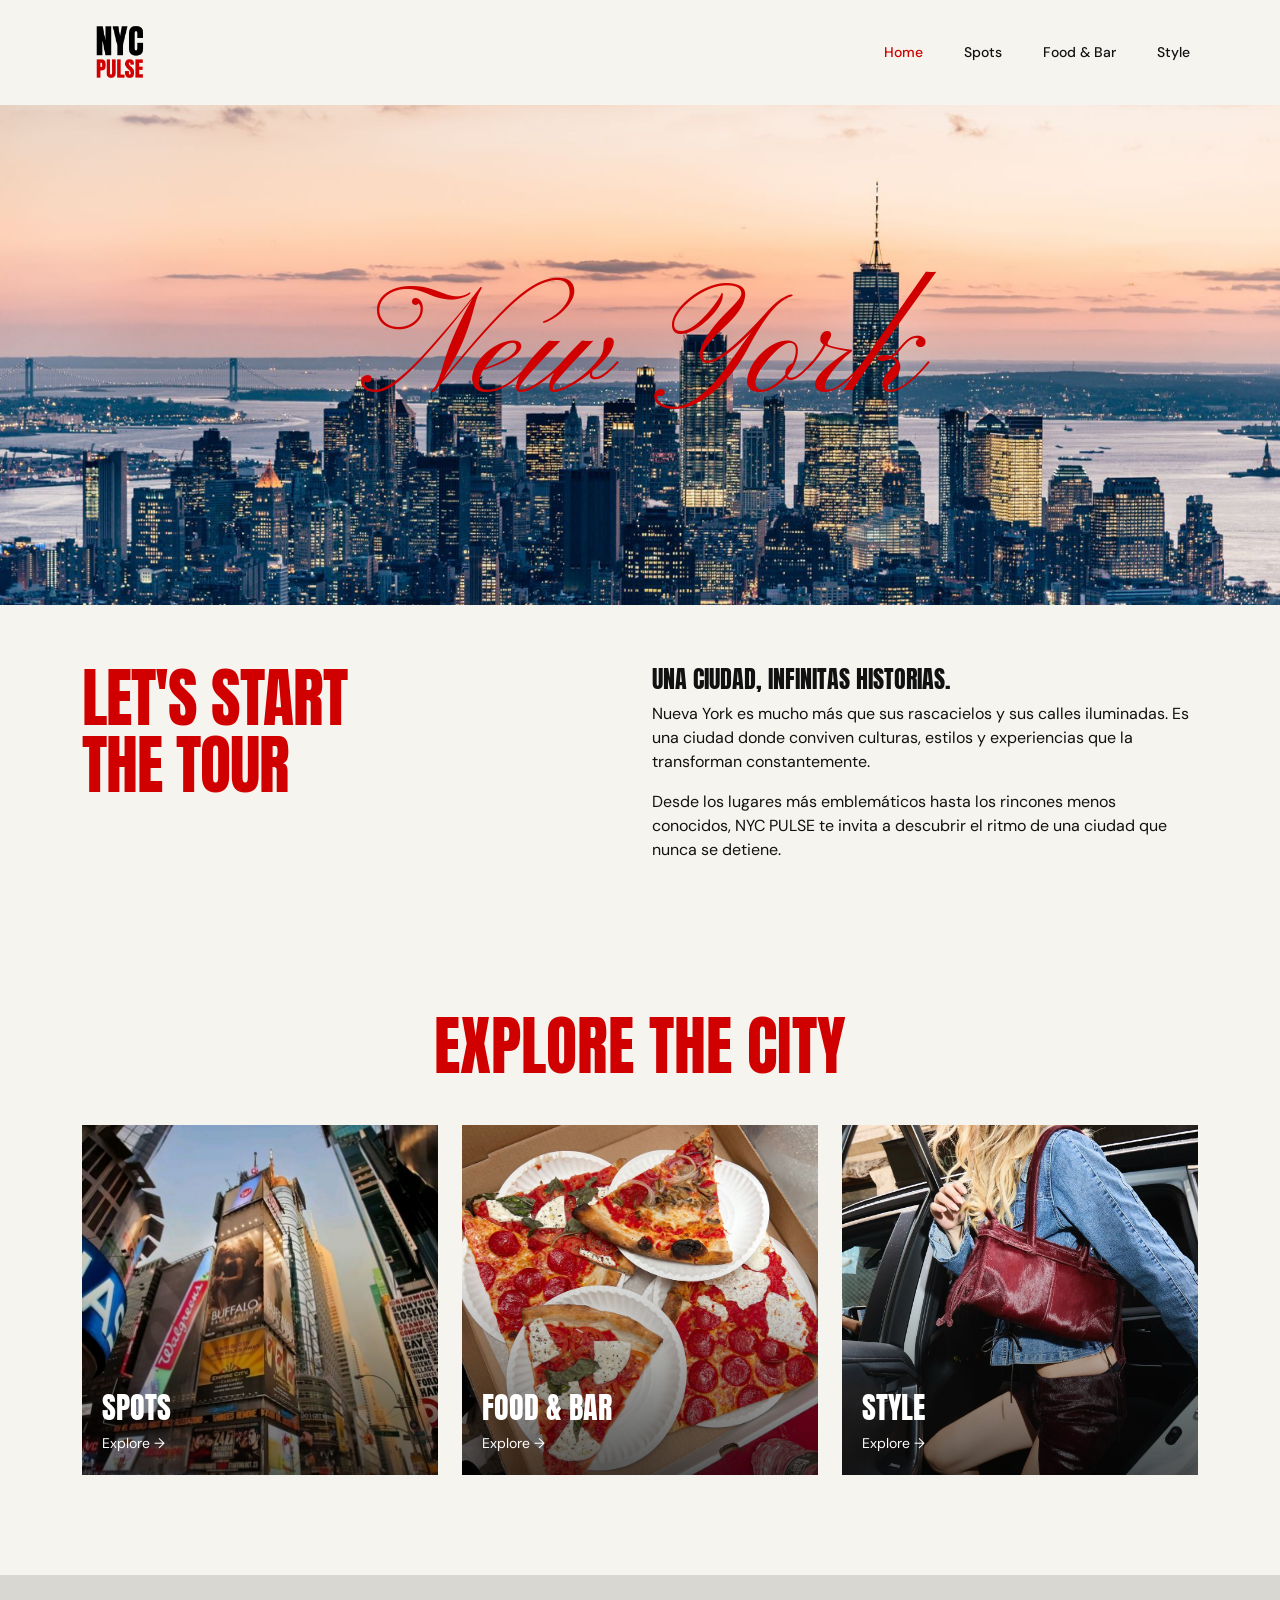
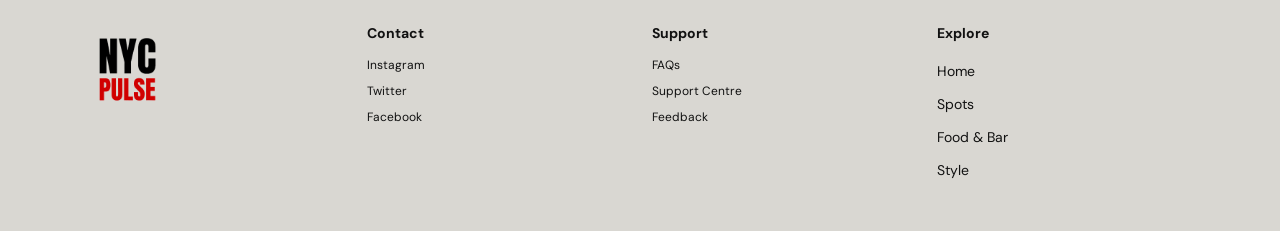
<file: index.html>
<!DOCTYPE html>
<html lang="es">
<head>
    <meta charset="UTF-8">
    <meta name="viewport" content="width=device-width, initial-scale=1.0">
    <title>NYC PULSE | Home</title>
    
<link
  href="https://cdn.jsdelivr.net/npm/bootstrap@5.3.3/dist/css/bootstrap.min.css"
  rel="stylesheet"
>

<link rel="preconnect" href="https://fonts.googleapis.com">
<link rel="preconnect" href="https://fonts.gstatic.com" crossorigin>
<link href="https://fonts.googleapis.com/css2?family=Anton&family=DM+Sans:wght@400;500;600;700&family=Pinyon+Script&display=swap" rel="stylesheet">

<link rel="stylesheet" href="css/style.css">

</head>
<body>
    

<header>
    <nav class="navbar navbar-expand-lg navbar-light navbar-nyc">
        <div class="container">

            
            <a class="navbar-brand" href="index.html">
                <img src="imagenes/nyc-logo.png" alt="NYC PULSE" class="logo-nyc">
            </a>

            
            <button class="navbar-toggler" type="button"
                data-bs-toggle="collapse"
                data-bs-target="#menuNYC"
                aria-controls="menuNYC"
                aria-expanded="false"
                aria-label="Abrir menú">

                <span class="navbar-toggler-icon"></span>
            </button>

            
            <div class="collapse navbar-collapse" id="menuNYC">

                <ul class="navbar-nav ms-auto">

                    <li class="nav-item">
                        <a class="nav-link active" aria-current="page" href="index.html">Home</a>
                    </li>

                    <li class="nav-item">
                        <a class="nav-link" href="spots.html">Spots</a>
                    </li>

                    <li class="nav-item">
                        <a class="nav-link" href="food.html">Food & Bar</a>
                    </li>

                    <li class="nav-item">
                        <a class="nav-link" href="style.html">Style</a>
                    </li>

                </ul>

            </div>

        </div>
    </nav>
</header>

<main>

   
    <section class="hero-home">

        <img src="imagenes/home-hero.png"
             alt="Calles de Nueva York"
             class="hero-imagen">
             <h1 class="titulo-script hero-titulo">New York</h1>
    </section>


<section class="intro-home">

    <div class="container">

        <div class="row align-items-start">

            
            <div class="col-12 col-md-6">

                <h2 class="intro-titulo">
                    LET'S START<br>THE TOUR
                </h2>

            </div>

            
            <div class="col-12 col-md-6">

                <h3 class="intro-subtitulo">
                    Una ciudad, infinitas historias.
                </h3>

                <p class="intro-texto">
                    Nueva York es mucho más que sus rascacielos
                    y sus calles iluminadas. Es una ciudad donde
                    conviven culturas, estilos y experiencias
                    que la transforman constantemente.
                </p>

                <p class="intro-texto">
                    Desde los lugares más emblemáticos hasta
                    los rincones menos conocidos, NYC PULSE
                    te invita a descubrir el ritmo de una ciudad
                    que nunca se detiene.
                </p>

            </div>

        </div>

    </div>

</section>

<section class="explore-home">

    <div class="container">

        <h2 class="explore-titulo">EXPLORE THE CITY</h2>

        <div class="row g-4">

            <!-- SPOTS -->
            <div class="col-12 col-md-4">
                <a href="spots.html" class="explore-card">

                    <img src="imagenes/spots-home.jpg"
                         alt="Lugares de Nueva York">

                    <div class="explore-info">
                        <h3>Spots</h3>
                        <span>Explore →</span>
                    </div>

                </a>
            </div>

            
            <div class="col-12 col-md-4">
                <a href="food.html" class="explore-card">

                    <img src="imagenes/food-home.jpg"
                         alt="Gastronomía de Nueva York">

                    <div class="explore-info">
                        <h3>Food & Bar</h3>
                        <span>Explore →</span>
                    </div>

                </a>
            </div>

            
            <div class="col-12 col-md-4">
                <a href="style.html" class="explore-card">

                    <img src="imagenes/style-home.jpg"
                         alt="Moda en Nueva York">

                    <div class="explore-info">
                        <h3>Style</h3>
                        <span>Explore →</span>
                    </div>

                </a>
            </div>

        </div>

    </div>

</section>
</main>    

<footer class="footer-nyc">

    <div class="container">

        <div class="row">

    
            <div class="col-12 col-md-3">
                <img src="imagenes/nyc-logo.png"
                     alt="NYC PULSE"
                     class="footer-logo">
            </div>
        
    
            <div class="col-6 col-md-3">
                <h4>Contact</h4>
                <p>
                <a href="https://www.instagram.com/"
                 target="_blank"
                 rel="noopener noreferrer">
                  Instagram</a>
               </p>
                <p>Twitter</p>
                <p>Facebook</p>
            </div>

            
            <div class="col-6 col-md-3">
                <h4>Support</h4>
                <p>FAQs</p>
                <p>Support Centre</p>
                <p>Feedback</p>
            </div>
            <div class="col-6 col-md-3">

                <h4>Explore</h4>

                <nav class="footer-menu">
                    <a href="index.html">Home</a>
                    <a href="spots.html">Spots</a>
                    <a href="food.html">Food & Bar</a>
                    <a href="style.html">Style</a>
                </nav>

            </div>

        </div>


</footer>

<script src="https://cdn.jsdelivr.net/npm/bootstrap@5.3.3/dist/js/bootstrap.bundle.min.js"></script>

</body>
</html>
</file>
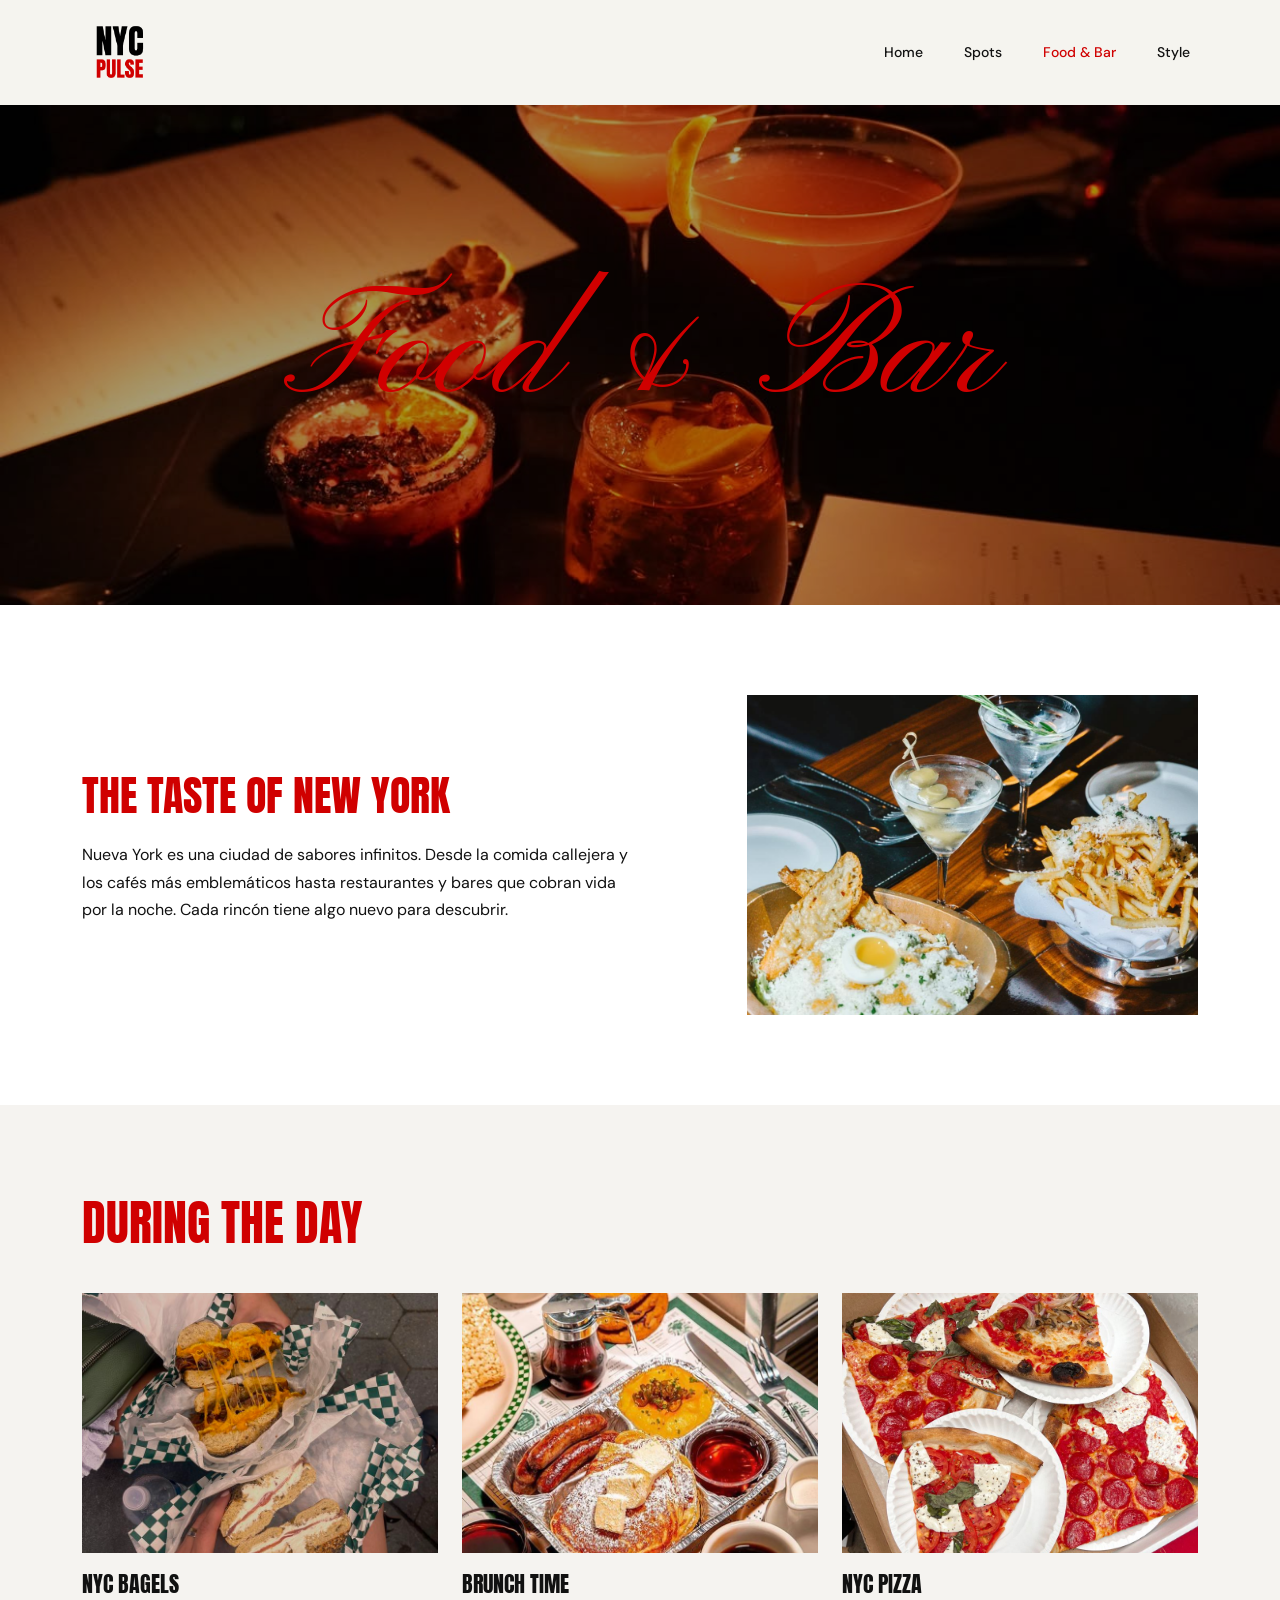
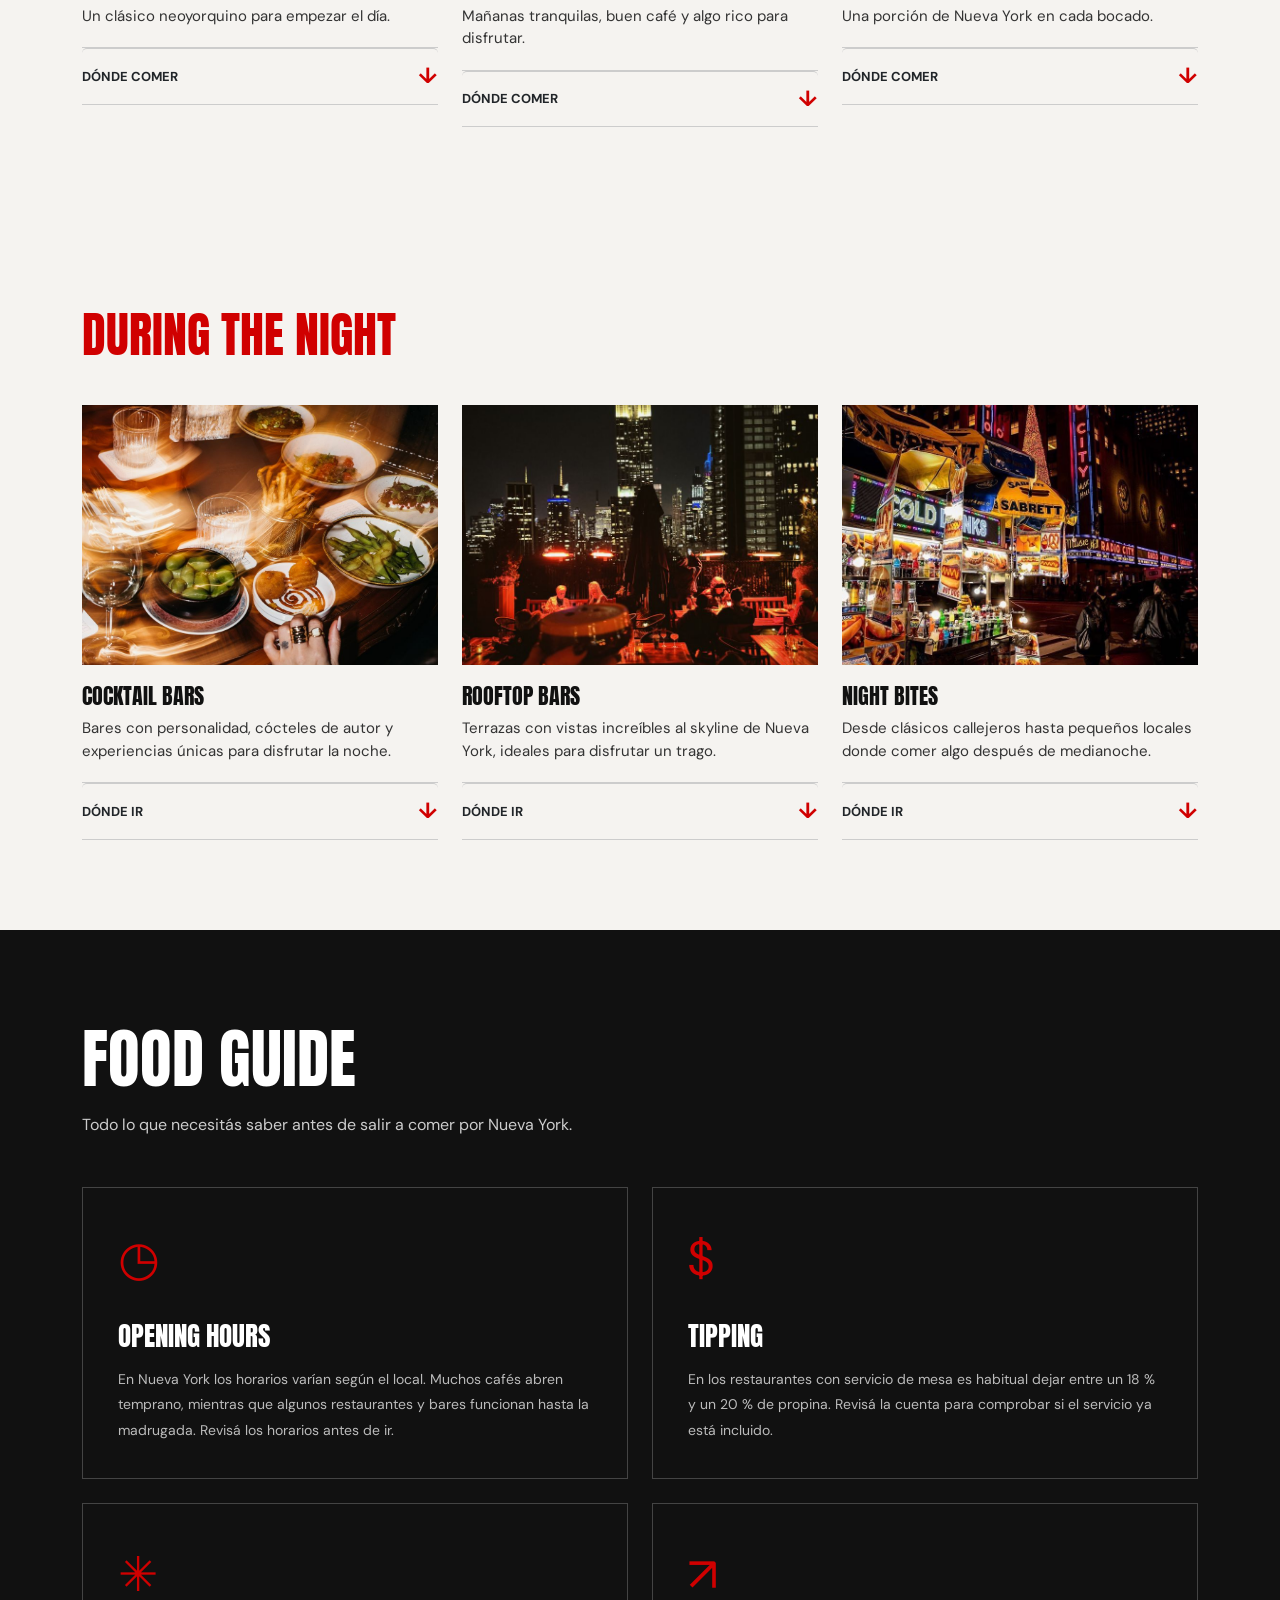
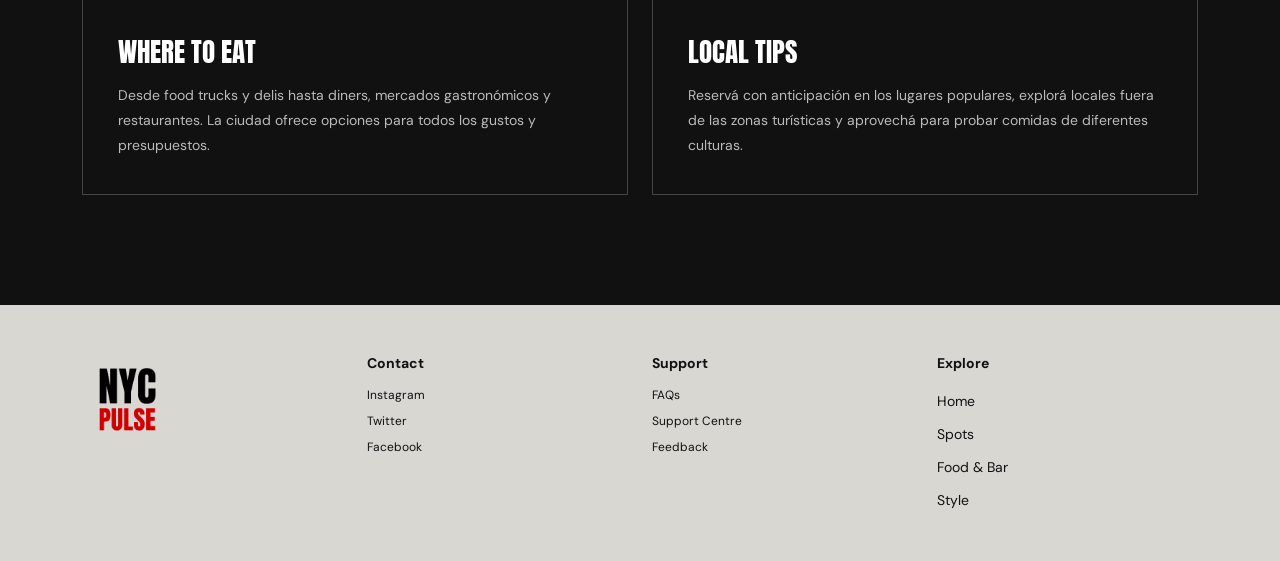
<file: food.html>
<!DOCTYPE html>
<html lang="es">
<head>
    <meta charset="UTF-8">
    <meta name="viewport" content="width=device-width, initial-scale=1.0">
    <title>NYC PULSE | Food & Bar</title>
    
<link
  href="https://cdn.jsdelivr.net/npm/bootstrap@5.3.3/dist/css/bootstrap.min.css"
  rel="stylesheet">

<link rel="preconnect" href="https://fonts.googleapis.com">
<link rel="preconnect" href="https://fonts.gstatic.com" crossorigin>
<link href="https://fonts.googleapis.com/css2?family=Anton&family=DM+Sans:wght@400;500;600;700&family=Pinyon+Script&display=swap" rel="stylesheet">

<link rel="stylesheet" href="css/style.css">

</head>
<body>
    

<header>
    <nav class="navbar navbar-expand-lg navbar-light navbar-nyc">
        <div class="container">

            
            <a class="navbar-brand" href="index.html">
                <img src="imagenes/nyc-logo.png" alt="NYC PULSE" class="logo-nyc">
            </a>

        
            <button class="navbar-toggler" type="button"
                data-bs-toggle="collapse"
                data-bs-target="#menuNYC"
                aria-controls="menuNYC"
                aria-expanded="false"
                aria-label="Abrir menú">

                <span class="navbar-toggler-icon"></span>
            </button>

            
            <div class="collapse navbar-collapse" id="menuNYC">

                <ul class="navbar-nav ms-auto">

                    <li class="nav-item">
                        <a class="nav-link" href="index.html">Home</a>
                    </li>

                    <li class="nav-item">
                      <a class="nav-link" href="spots.html">Spots</a>
                    </li>

                    <li class="nav-item">
                        <a class="nav-link active" aria-current="page" href="food.html">Food & Bar</a>
                    </li>

                    <li class="nav-item">
                        <a class="nav-link" href="style.html">Style</a>
                    </li>

                </ul>

            </div>

        </div>
    </nav>
</header>

<main>
    
<section class="hero-food">

    <div class="hero-food-contenido">

    <h1>Food & Bar</h1>

</div>


</section>

<section class="intro-food">

    <div class="container">

        <div class="row align-items-center">

        
            <div class="col-12 col-md-7">

            
                <h2>THE TASTE OF NEW YORK</h2>

                <p>
                    Nueva York es una ciudad de sabores infinitos.
                    Desde la comida callejera y los cafés más emblemáticos
                    hasta restaurantes y bares que cobran vida por la noche.
                    Cada rincón tiene algo nuevo para descubrir.
                </p>

            </div>

            
            <div class="col-12 col-md-5">

                <img
                    src="imagenes/intro-food.jpg"
                    alt="Gastronomía de Nueva York"
                    class="img-fluid intro-food-imagen"
                >

            </div>

        </div>

    </div>

</section>

<section class="food-dia" id="during-the-day">

    <div class="container">

        <h2>DURING THE DAY</h2>

        <div class="row g-4">

    
            <div class="col-12 col-md-4">
                <article class="food-card">

                    <img src="imagenes/bagels.jpg"
                         alt="Bagel de Nueva York">

                    <h3>NYC BAGELS</h3>

                    <p>Un clásico neoyorquino para empezar el día.</p>
                    <div class="accordion food-desplegable" id="accordionBagels">
    <div class="accordion-item">

        <h4 class="accordion-header">
            <button class="accordion-button collapsed"
                    type="button"
                    data-bs-toggle="collapse"
                    data-bs-target="#contenidoBagels"
                    aria-expanded="false"
                    aria-controls="contenidoBagels">
                DÓNDE COMER
                <span class="food-flecha">↓</span>
            </button>
        </h4>

        <div id="contenidoBagels"
             class="accordion-collapse collapse">

            <div class="accordion-body">
                <ul>
                    <li>
                        <a href="spots.html?lat=40.7226&lng=-73.9885#mapa-spots">
                            Russ & Daughters
                        </a>
                    </li>
                    <li>
                        <a href="spots.html?lat=40.7563&lng=-73.9708#mapa-spots">
                            Ess-a-Bagel
                        </a>
                    </li>
                    <li>
                        <a href="spots.html?lat=40.7281&lng=-73.9819#mapa-spots">
                            Tompkins Square Bagels
                        </a>
                    </li>
                </ul>
            </div>

        </div>
    </div>
</div>


</details>

                </article>
            </div>

        
            <div class="col-12 col-md-4">
                <article class="food-card">

                    <img src="imagenes/brunch.jpg"
                         alt="Brunch en Nueva York">

                    <h3>BRUNCH TIME</h3>

                    <p>Mañanas tranquilas, buen café y algo rico para disfrutar.</p>
                   
<div class="accordion food-desplegable" id="accordionBrunch">
    <div class="accordion-item">

        <h4 class="accordion-header">
            <button class="accordion-button collapsed"
                    type="button"
                    data-bs-toggle="collapse"
                    data-bs-target="#contenidoBrunch"
                    aria-expanded="false"
                    aria-controls="contenidoBrunch">
                DÓNDE COMER
                <span class="food-flecha">↓</span>
            </button>
        </h4>

        <div id="contenidoBrunch" class="accordion-collapse collapse">
            <div class="accordion-body">
                <ul>
                    <li>
                        <a href="spots.html?lat=40.7141&lng=-73.9874#mapa-spots">
                            Clinton St. Baking Company
                        </a>
                    </li>

                    <li>
                        <a href="spots.html?lat=40.7229&lng=-73.9973#mapa-spots">
                            Jack's Wife Freda
                        </a>
                    </li>

                    <li>
                        <a href="spots.html?lat=40.7744&lng=-73.9634#mapa-spots">
                            Sarabeth's
                        </a>
                    </li>
                </ul>
            </div>
        </div>

    </div>
</div>


                </article>
            </div>

            
            <div class="col-12 col-md-4">
                <article class="food-card">

                    <img src="imagenes/food-home.jpg"
                         alt="Pizza de Nueva York">

                    <h3>NYC PIZZA</h3>

                    <p>Una porción de Nueva York en cada bocado.</p>
                    
<div class="accordion food-desplegable" id="accordionPizza">
    <div class="accordion-item">

        <h4 class="accordion-header">
            <button class="accordion-button collapsed"
                    type="button"
                    data-bs-toggle="collapse"
                    data-bs-target="#contenidoPizza"
                    aria-expanded="false"
                    aria-controls="contenidoPizza">
                DÓNDE COMER
                <span class="food-flecha">↓</span>
            </button>
        </h4>

        <div id="contenidoPizza" class="accordion-collapse collapse">
            <div class="accordion-body">
                <ul>
                    <li>
                        <a href="spots.html?lat=40.7306&lng=-74.0021#mapa-spots">
                            Joe's Pizza
                        </a>
                    </li>

                    <li>
                        <a href="spots.html?lat=40.7231&lng=-73.9945#mapa-spots">
                            Prince Street Pizza
                        </a>
                    </li>

                    <li>
                        <a href="spots.html?lat=40.6818&lng=-73.9968#mapa-spots">
                            Lucali
                        </a>
                    </li>
                </ul>
            </div>
        </div>

    </div>
</div>


                </article>
            </div>

        </div>

    </div>

</section>

<section class="food-noche">

    <div class="container">

        <h2>DURING THE NIGHT</h2>

        <div class="row g-4">

        
            <div class="col-12 col-md-4">
                <article class="food-card">

                    <img src="imagenes/coctel.jpg"
                         alt="Bar de cócteles en Nueva York">

                    <h3>COCKTAIL BARS</h3>

                    <p>Bares con personalidad, cócteles de autor
                        y experiencias únicas para disfrutar la noche.</p>
                      
<div class="accordion food-desplegable" id="accordionCocktails">
    <div class="accordion-item">

        <h4 class="accordion-header">
            <button class="accordion-button collapsed"
                    type="button"
                    data-bs-toggle="collapse"
                    data-bs-target="#contenidoCocktails"
                    aria-expanded="false"
                    aria-controls="contenidoCocktails">
                DÓNDE IR
                <span class="food-flecha">↓</span>
            </button>
        </h4>

        <div id="contenidoCocktails" class="accordion-collapse collapse">
            <div class="accordion-body">
                <ul>
                    <li>
                        <a href="spots.html?lat=40.7258&lng=-73.9847#mapa-spots">
                            Death & Co
                        </a>
                    </li>

                    <li>
                        <a href="spots.html?lat=40.7336&lng=-74.0063#mapa-spots">
                            Employees Only
                        </a>
                    </li>

                    <li>
                        <a href="spots.html?lat=40.7188&lng=-73.9905#mapa-spots">
                            Attaboy
                        </a>
                    </li>
                </ul>
            </div>
        </div>

    </div>
</div>

                </article>
            </div>

            
            <div class="col-12 col-md-4">
                <article class="food-card">

                    <img src="imagenes/rooftop.jpg"
                         alt="Rooftop de Nueva York">

                    <h3>ROOFTOP BARS</h3>

                    <p>Terrazas con vistas increíbles al skyline
                        de Nueva York, ideales para disfrutar un trago.</p>
                       
<div class="accordion food-desplegable" id="accordionRooftops">
    <div class="accordion-item">

        <h4 class="accordion-header">
            <button class="accordion-button collapsed"
                    type="button"
                    data-bs-toggle="collapse"
                    data-bs-target="#contenidoRooftops"
                    aria-expanded="false"
                    aria-controls="contenidoRooftops">
                DÓNDE IR
                <span class="food-flecha">↓</span>
            </button>
        </h4>

        <div id="contenidoRooftops" class="accordion-collapse collapse">
            <div class="accordion-body">
                <ul>
                    <li>
                        <a href="spots.html?lat=40.7442&lng=-73.9887#mapa-spots">
                            230 Fifth
                        </a>
                    </li>

                    <li>
                        <a href="spots.html?lat=40.7645&lng=-73.9950#mapa-spots">
                            The Press Lounge
                        </a>
                    </li>

                    <li>
                        <a href="spots.html?lat=40.7221&lng=-73.9598#mapa-spots">
                            Westlight
                        </a>
                    </li>
                </ul>
            </div>
        </div>

    </div>
</div>


                </article>
            </div>

        
            <div class="col-12 col-md-4">
                <article class="food-card">

                    <img src="imagenes/foodnight.jpg"
                         alt="Comida nocturna en Nueva York">

                    <h3>NIGHT BITES</h3>

                    <p>Desde clásicos callejeros hasta pequeños locales
                        donde comer algo después de medianoche.</p>
                      
<div class="accordion food-desplegable" id="accordionLateNight">
    <div class="accordion-item">

        <h4 class="accordion-header">
            <button class="accordion-button collapsed"
                    type="button"
                    data-bs-toggle="collapse"
                    data-bs-target="#contenidoLateNight"
                    aria-expanded="false"
                    aria-controls="contenidoLateNight">
                DÓNDE IR
                <span class="food-flecha">↓</span>
            </button>
        </h4>

        <div id="contenidoLateNight" class="accordion-collapse collapse">
            <div class="accordion-body">
                <ul>
                    <li>
                        <a href="spots.html?lat=40.7223&lng=-73.9874#mapa-spots">
                            Katz's Delicatessen
                        </a>
                    </li>

                    <li>
                        <a href="spots.html?lat=40.7290&lng=-73.9861#mapa-spots">
                            Veselka
                        </a>
                    </li>

                    <li>
                        <a href="spots.html?lat=40.7641&lng=-73.9895#mapa-spots">
                            Empanada Mama
                        </a>
                    </li>
                </ul>
            </div>
        </div>

    </div>
</div>

                </article>
            </div>

        </div>

    </div>

</section>

<section class="food-guia">

    <div class="container">
        <h2>FOOD GUIDE</h2>

        <p class="food-guia-intro">
            Todo lo que necesitás saber antes de salir a comer
            por Nueva York.
        </p>

        <div class="row g-4">

            
            <div class="col-12 col-md-6">
                <article class="food-guia-card">

                    <span class="food-guia-icono">◷</span>

                    <h3>OPENING HOURS</h3>

                    <p>
                        En Nueva York los horarios varían según el local.
                        Muchos cafés abren temprano, mientras que algunos
                        restaurantes y bares funcionan hasta la madrugada.
                        Revisá los horarios antes de ir.
                    </p>

                </article>
            </div>

            
            <div class="col-12 col-md-6">
                <article class="food-guia-card">

                    <span class="food-guia-icono">$</span>

                    <h3>TIPPING</h3>

                    <p>
                        En los restaurantes con servicio de mesa es habitual
                        dejar entre un 18 % y un 20 % de propina.
                        Revisá la cuenta para comprobar si el servicio
                        ya está incluido.
                    </p>

                </article>
            </div>

            
            <div class="col-12 col-md-6">
                <article class="food-guia-card">

                    <span class="food-guia-icono">✳</span>

                    <h3>WHERE TO EAT</h3>

                    <p>
                        Desde food trucks y delis hasta diners,
                        mercados gastronómicos y restaurantes.
                        La ciudad ofrece opciones para todos
                        los gustos y presupuestos.
                    </p>

                </article>
            </div>

            
            <div class="col-12 col-md-6">
                <article class="food-guia-card">

                    <span class="food-guia-icono">↗</span>

                    <h3>LOCAL TIPS</h3>

                    <p>
                        Reservá con anticipación en los lugares populares,
                        explorá locales fuera de las zonas turísticas
                        y aprovechá para probar comidas de diferentes
                        culturas.
                    </p>

                </article>
            </div>

        </div>

    </div>

</section>

</main>

<footer class="footer-nyc">

    <div class="container">

        <div class="row">

        
            <div class="col-12 col-md-3">
                <img src="imagenes/nyc-logo.png"
                     alt="NYC PULSE"
                     class="footer-logo">
            </div>
        
            
            <div class="col-6 col-md-3">
                <h4>Contact</h4>
                <p>
                <a href="https://www.instagram.com/"
                 target="_blank"
                 rel="noopener noreferrer">Instagram</a>
                </p>
                <p>Twitter</p>
                <p>Facebook</p>
            </div>

            
            <div class="col-6 col-md-3">
                <h4>Support</h4>
                <p>FAQs</p>
                <p>Support Centre</p>
                <p>Feedback</p>
            </div>
            <div class="col-6 col-md-3">

                <h4>Explore</h4>

                <nav class="footer-menu">
                    <a href="index.html">Home</a>
                    <a href="spots.html">Spots</a>
                    <a href="food.html">Food & Bar</a>
                    <a href="style.html">Style</a>
                </nav>

            </div>

        </div>


</footer>
<script src="https://cdn.jsdelivr.net/npm/bootstrap@5.3.3/dist/js/bootstrap.bundle.min.js"></script>
<script>
</script>
</body>
</html>
</file>
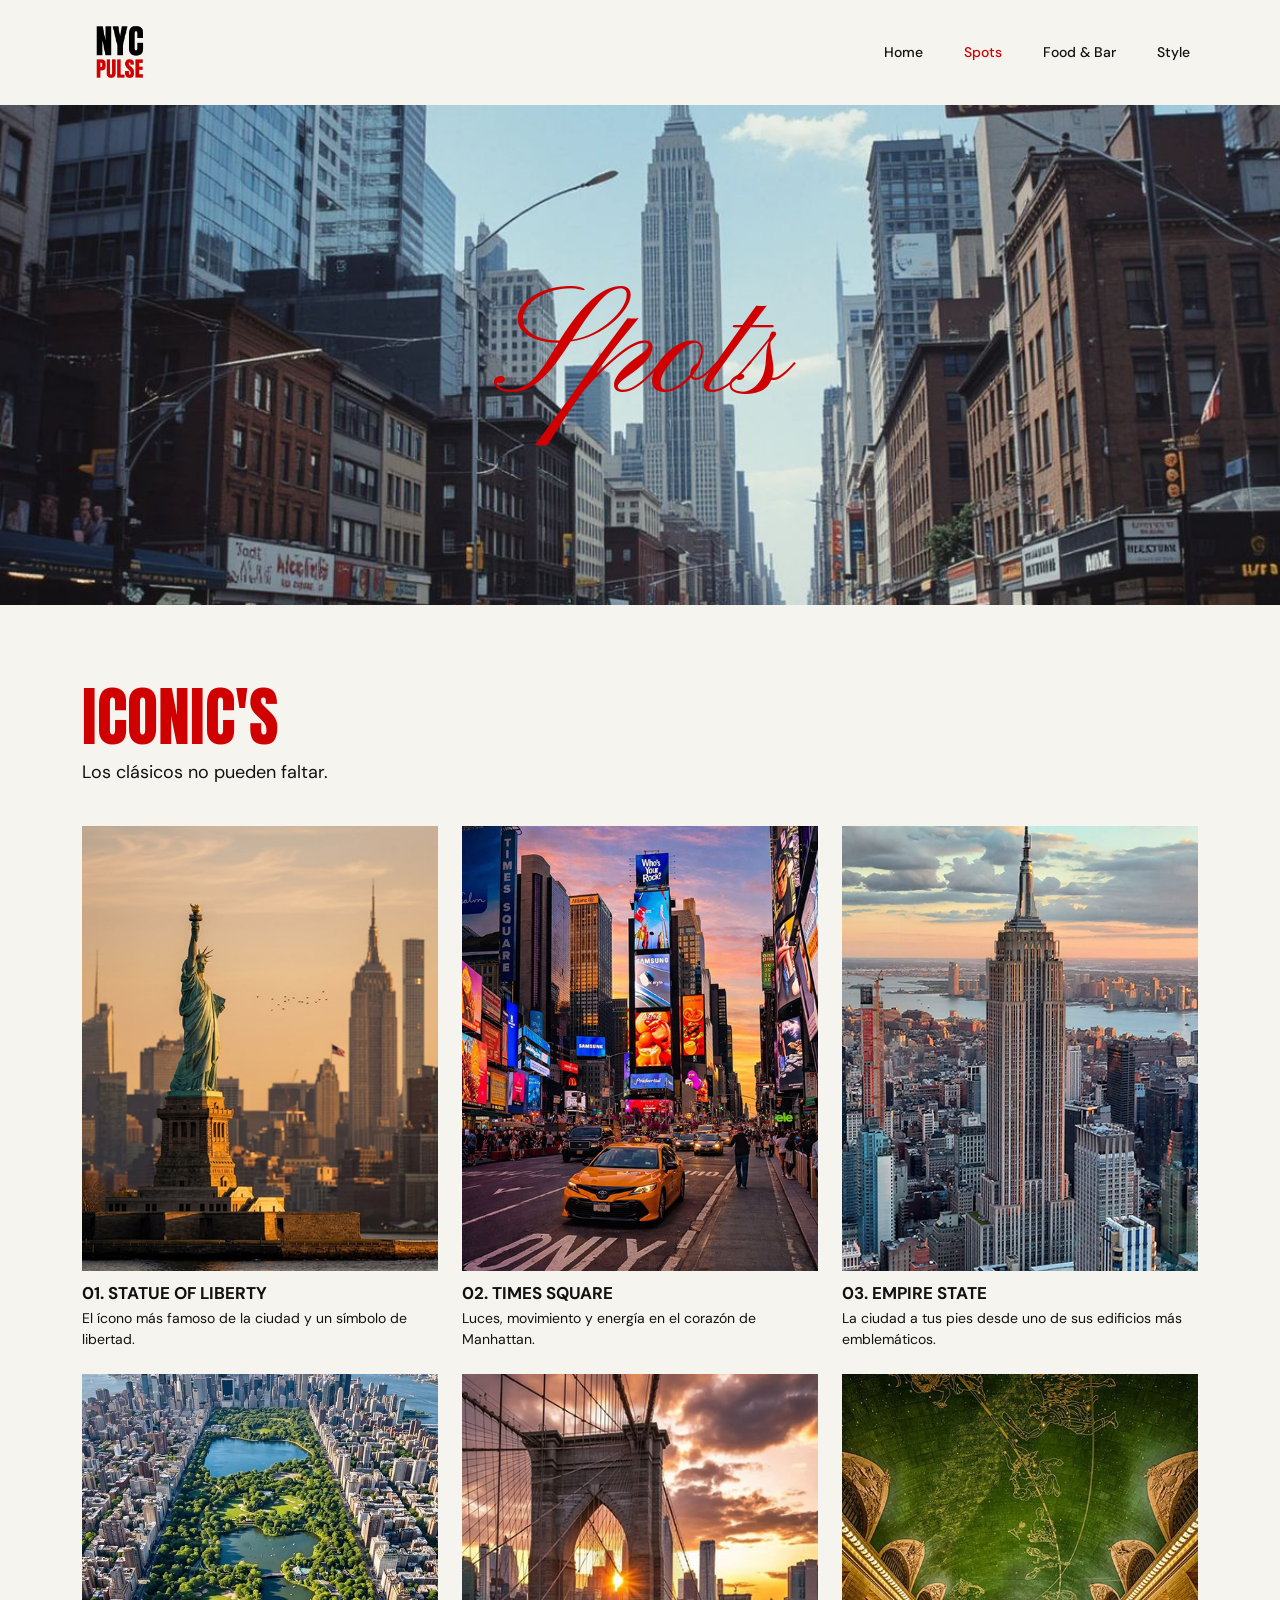
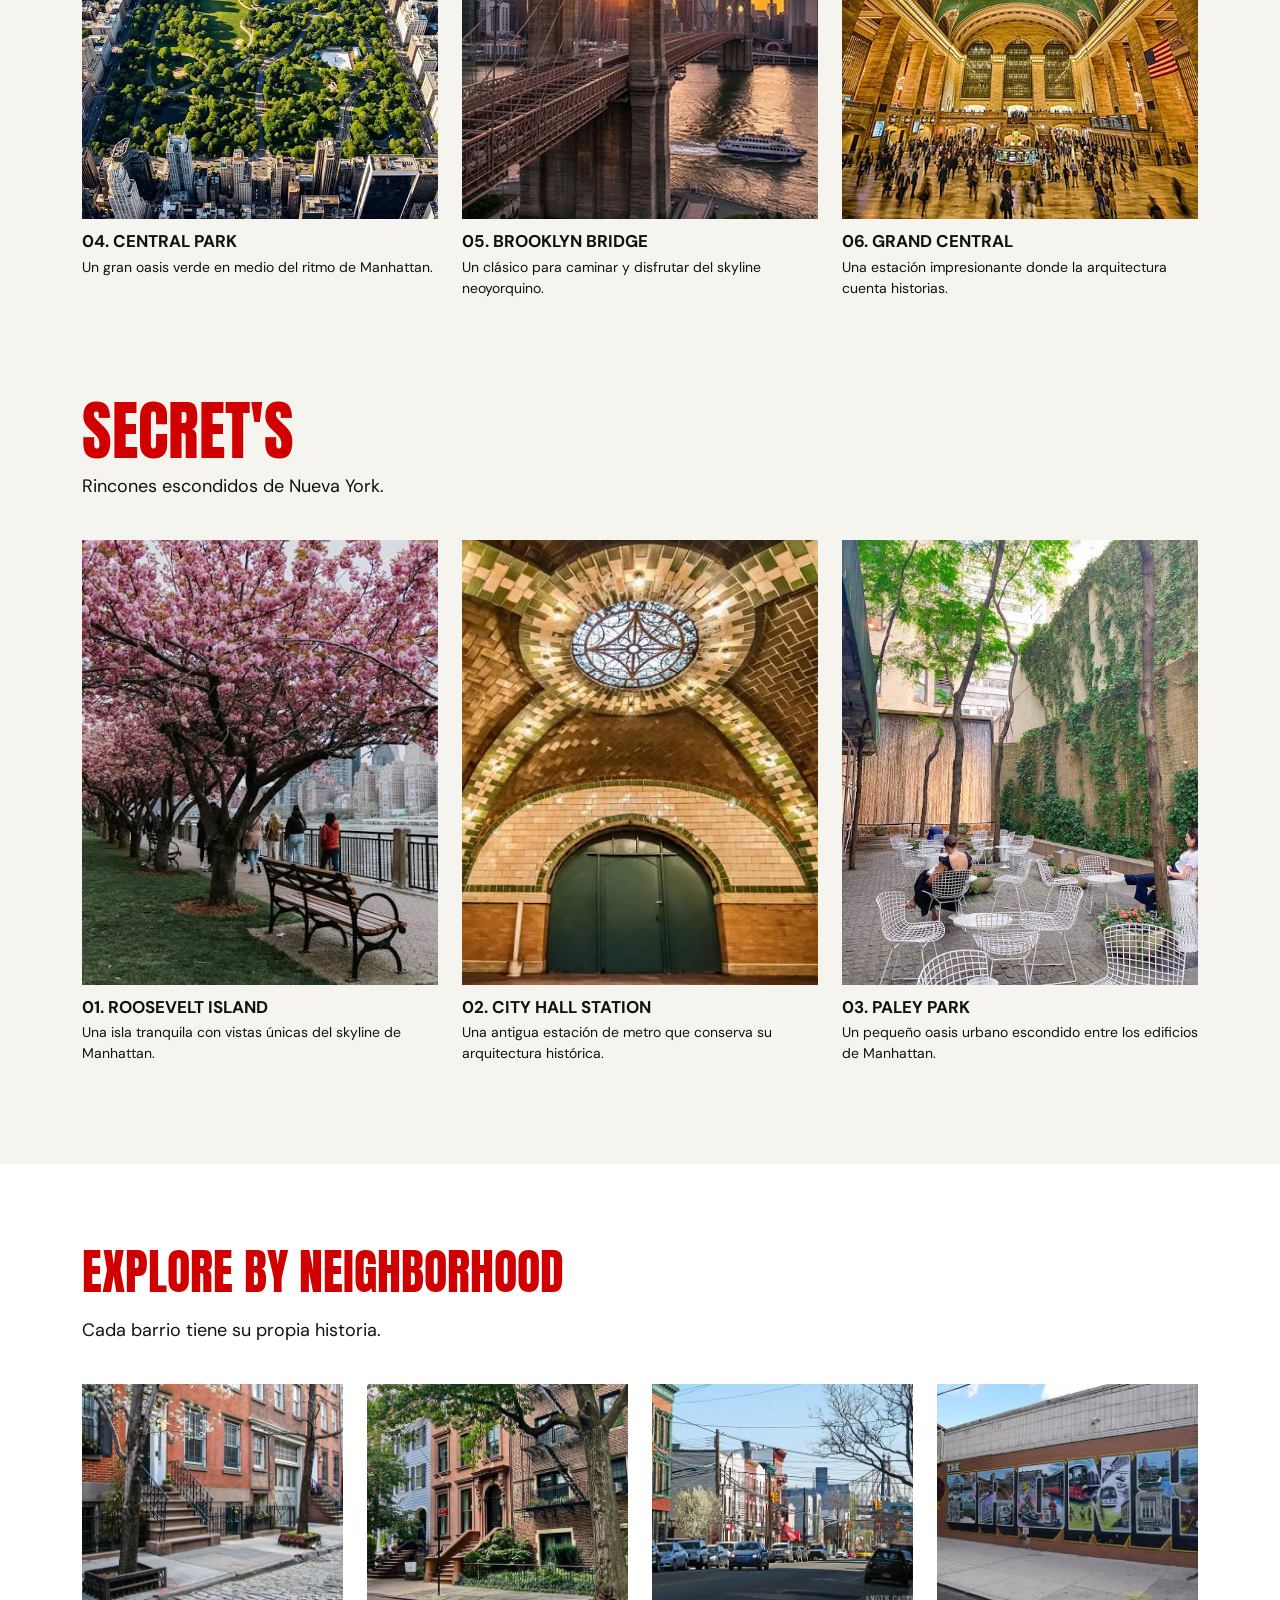
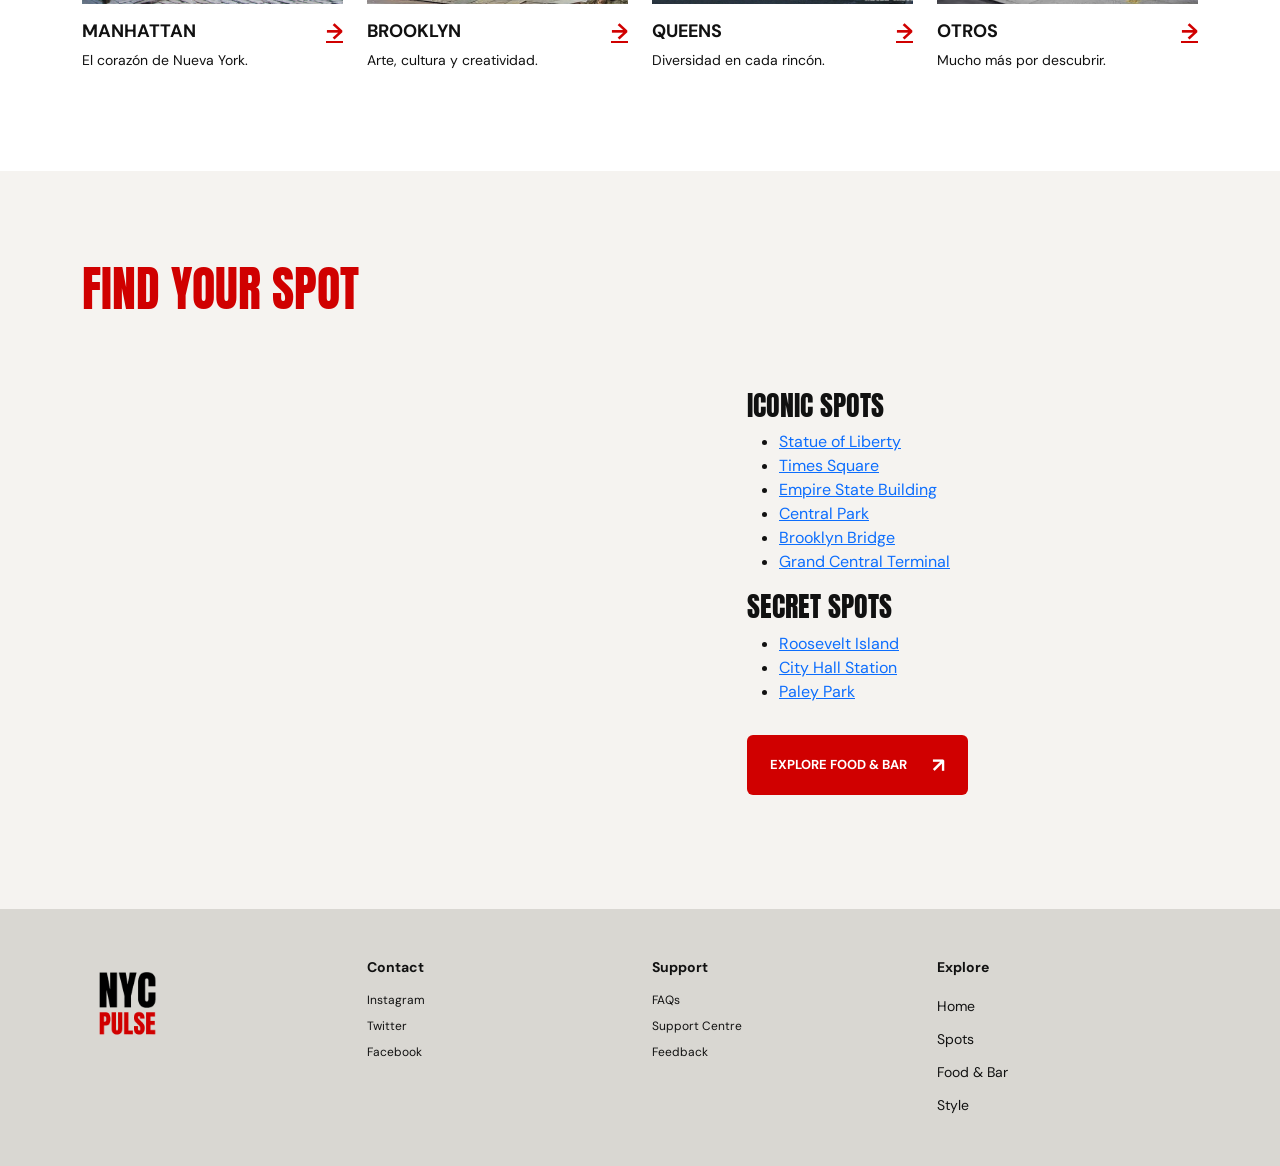
<file: spots.html>
<!DOCTYPE html>
<html lang="es">
<head>
    <meta charset="UTF-8">
    <meta name="viewport" content="width=device-width, initial-scale=1.0">
    <title>NYC PULSE | Spots</title>
    
<link
  href="https://cdn.jsdelivr.net/npm/bootstrap@5.3.3/dist/css/bootstrap.min.css"
  rel="stylesheet"
>

<link rel="preconnect" href="https://fonts.googleapis.com">
<link rel="preconnect" href="https://fonts.gstatic.com" crossorigin>
<link href="https://fonts.googleapis.com/css2?family=Anton&family=DM+Sans:wght@400;500;600;700&family=Pinyon+Script&display=swap" rel="stylesheet">

<link rel="stylesheet" href="css/style.css">

</head>
<script>
document.addEventListener("DOMContentLoaded", function () {

    const parametros = new URLSearchParams(window.location.search);

    const lat = parametros.get("lat");
    const lng = parametros.get("lng");

    if (lat !== null && lng !== null) {

        const latitud = Number(lat);
        const longitud = Number(lng);

        if (Number.isFinite(latitud) && Number.isFinite(longitud)) {
            marcarBarrio(latitud, longitud);
        }

    }

});
</script>
<body>

<header>
    <nav class="navbar navbar-expand-lg navbar-light navbar-nyc">
        <div class="container">

            
            <a class="navbar-brand" href="index.html">
                <img src="imagenes/nyc-logo.png" alt="NYC PULSE" class="logo-nyc">
            </a>

        
            <button class="navbar-toggler" type="button"
                data-bs-toggle="collapse"
                data-bs-target="#menuNYC"
                aria-controls="menuNYC"
                aria-expanded="false"
                aria-label="Abrir menú">

                <span class="navbar-toggler-icon"></span>
            </button>

    
            <div class="collapse navbar-collapse" id="menuNYC">

                <ul class="navbar-nav ms-auto">

                    <li class="nav-item">
                        <a class="nav-link" href="index.html">Home</a>
                    </li>

                    <li class="nav-item">
                        <a class="nav-link active" aria-current="page" href="spots.html">Spots</a>
                    </li>

                    <li class="nav-item">
                        <a class="nav-link" href="food.html">Food & Bar</a>
                    </li>

                    <li class="nav-item">
                        <a class="nav-link" href="style.html">Style</a>
                    </li>

                </ul>

            </div>

        </div>
    </nav>
</header>

<main>


<section class="hero-home">

    <img src="imagenes/hero-spots.jpg"
         alt="Empire State Building en Nueva York"
         class="hero-imagen">

    <h1 class="titulo-script hero-titulo">Spots</h1>

</section>


<section class="iconicos">

    <div class="container">

        <h2 class="iconicos-titulo">ICONIC'S</h2>

        <p class="iconicos-subtitulo">
            Los clásicos no pueden faltar.
        </p>

        
<div class="row g-4">

    
    <div class="col-12 col-md-4">
        
<article class="card iconicos-card">
    <img src="imagenes/statueofliberty-spots.jpg"
         alt="Estatua de la Libertad"
         class="card-img-top iconicos-imagen">

    <div class="card-body">
        <h3 class="card-title">01. Statue of Liberty</h3>
        <p class="card-text">
            El ícono más famoso de la ciudad y un símbolo de libertad.
        </p>
    </div>
</article>

    </div>

    
    <div class="col-12 col-md-4">
       
<article class="card iconicos-card">
    <img src="imagenes/timesquare-spots.jpg"
         alt="Times Square"
         class="card-img-top iconicos-imagen">

    <div class="card-body">
        <h3 class="card-title">02. Times Square</h3>
        <p class="card-text">
            Luces, movimiento y energía en el corazón de Manhattan.
        </p>
    </div>
</article>

    </div>

    
    <div class="col-12 col-md-4">
       
<article class="card iconicos-card">
    <img src="imagenes/empirestate-spots.jpg"
         alt="Empire State Building"
         class="card-img-top iconicos-imagen">

    <div class="card-body">
        <h3 class="card-title">03. Empire State</h3>
        <p class="card-text">
            La ciudad a tus pies desde uno de sus edificios más emblemáticos.
        </p>
    </div>
</article>

    </div>

    
    <div class="col-12 col-md-4">
        
<article class="card iconicos-card">
    <img src="imagenes/centralpark-spots.jpg"
         alt="Central Park"
         class="card-img-top iconicos-imagen">

    <div class="card-body">
        <h3 class="card-title">04. Central Park</h3>
        <p class="card-text">
            Un gran oasis verde en medio del ritmo de Manhattan.
        </p>
    </div>
</article>

    </div>

    <div class="col-12 col-md-4">
       
<article class="card iconicos-card">
    <img src="imagenes/brooklynbridge-spots.jpg"
         alt="Puente de Brooklyn"
         class="card-img-top iconicos-imagen">

    <div class="card-body">
        <h3 class="card-title">05. Brooklyn Bridge</h3>
        <p class="card-text">
            Un clásico para caminar y disfrutar del skyline neoyorquino.
        </p>
    </div>
</article>

    </div>

    
    <div class="col-12 col-md-4">
        
<article class="card iconicos-card">
    <img src="imagenes/grandcentral-spots.jpg"
         alt="Grand Central Terminal"
         class="card-img-top iconicos-imagen">

    <div class="card-body">
        <h3 class="card-title">06. Grand Central</h3>
        <p class="card-text">
            Una estación impresionante donde la arquitectura cuenta historias.
        </p>
    </div>
</article>

    </div>

</div>

    </div>

</section>

<section class="secretos">

    <div class="container">

        <h2 class="iconicos-titulo">SECRET'S</h2>

        <p class="iconicos-subtitulo">
            Rincones escondidos de Nueva York.
        </p>

        <div class="row g-4">

            
            <div class="col-12 col-md-4">
                <article class="iconicos-card">

                    <img src="imagenes/roosevelt.jpg"
                         alt="Roosevelt Island"
                         class="iconicos-imagen">

                    <h3>01. Roosevelt Island</h3>

                    <p>
                        Una isla tranquila con vistas únicas
                        del skyline de Manhattan.
                    </p>

                </article>
            </div>

            <div class="col-12 col-md-4">
                <article class="iconicos-card">

                    <img src="imagenes/cityhall.jpg"
                         alt="City Hall Station"
                         class="iconicos-imagen">

                    <h3>02. City Hall Station</h3>

                    <p>
                        Una antigua estación de metro
                        que conserva su arquitectura histórica.
                    </p>

                </article>
            </div>

            
            <div class="col-12 col-md-4">
                <article class="iconicos-card">

                    <img src="imagenes/paleypark.jpg"
                         alt="Paley Park"
                         class="iconicos-imagen">

                    <h3>03. Paley Park</h3>

                    <p>
                        Un pequeño oasis urbano escondido
                        entre los edificios de Manhattan.
                    </p>

                </article>
            </div>

        </div>

    </div>

</section>

<section class="barrios">

    <div class="container">

        <h2 class="barrios-titulo">EXPLORE BY NEIGHBORHOOD</h2>

        <p class="barrios-subtitulo">
            Cada barrio tiene su propia historia.
        </p>

        <div class="row g-4">

            <div class="col-6 col-md-3">
                <article class="barrio-card">
                    <img src="imagenes/manhattan.jpg"
                         alt="Manhattan">

                    <h3>  Manhattan
    <a href="#mapa-spots" class="barrio-flecha"
   onclick="marcarBarrio(40.7831, -73.9712)">→</a>
</h3>
            <p>El corazón de Nueva York.</p>
                </article>
            </div>

            <div class="col-6 col-md-3">
                <article class="barrio-card">
                    <img src="imagenes/brooklyn.jpg"
                         alt="Brooklyn">

<h3> Brooklyn
    <a href="#mapa-spots" class="barrio-flecha"
   onclick="marcarBarrio(40.6782, -73.9442)">→</a>
</h3>
            <p>Arte, cultura y creatividad.</p> 
                </article>
            </div>

          
            <div class="col-6 col-md-3">
                <article class="barrio-card">
                    <img src="imagenes/queens.jpg"
                         alt="Queens">

                    <h3>
    Queens
    <a href="#mapa-spots" class="barrio-flecha"
       onclick="marcarBarrio(40.7282, -73.7949)">→</a>
</h3>
                    <p>Diversidad en cada rincón.</p>
                </article>
            </div>

        
            <div class="col-6 col-md-3">
                <article class="barrio-card">
                    <img src="imagenes/bronx.jpg"
                         alt="Otros barrios de Nueva York">

                    <h3>
    Otros
    <a href="#mapa-spots" class="barrio-flecha"
       onclick="marcarBarrio(40.8448, -73.8648)">→</a>
</h3>
                    <p>Mucho más por descubrir.</p>
                </article>
            </div>

        </div>

    </div>

</section>

<section class="mapa-spots" id="mapa-spots">

    <div class="container">

        <h2 class="mapa-titulo">FIND YOUR SPOT</h2>

        <div class="row g-4">

            <!-- MAPA -->
            <div class="col-12 col-md-7">

                <div class="mapa-contenedor">

                    <iframe
                        id="mapa-nyc"
                        src="https://www.google.com/maps?q=New+York+City&output=embed"
                        width="100%"
                        height="400"
                        style="border:0;"
                        loading="lazy"
                        title="Mapa de Nueva York">
                    </iframe>

                </div>

            </div>

        
            <div class="col-12 col-md-5">

            <div class="mapa-info"></div>

   <h3>ICONIC SPOTS</h3>

<ul>
    <li><a href="#mapa-nyc" onclick="marcarBarrio(40.6892, -74.0445)">Statue of Liberty</a></li>

    <li><a href="#mapa-nyc" onclick="marcarBarrio(40.7580, -73.9855)">Times Square</a></li>

    <li><a href="#mapa-nyc" onclick="marcarBarrio(40.7484, -73.9857)">Empire State Building</a></li>

    <li><a href="#mapa-nyc" onclick="marcarBarrio(40.7829, -73.9654)">Central Park</a></li>

    <li><a href="#mapa-nyc" onclick="marcarBarrio(40.7061, -73.9969)">Brooklyn Bridge</a></li>

    <li><a href="#mapa-nyc" onclick="marcarBarrio(40.7527, -73.9772)">Grand Central Terminal</a></li>
</ul>

    <h3>SECRET SPOTS</h3>

<ul>
    <li><a href="#mapa-nyc" onclick="marcarBarrio(40.7622, -73.9496)">Roosevelt Island</a></li>

    <li><a href="#mapa-nyc" onclick="marcarBarrio(40.7133, -74.0069)">City Hall Station</a></li>

    <li><a href="#mapa-nyc" onclick="marcarBarrio(40.7601, -73.9692)">Paley Park</a></li>
</ul>


<a href="food.html#during-the-day"
   class="btn boton-food-mapa">
    EXPLORE FOOD & BAR
    <span>↗</span>
</a>



</div>

            </div>

        </div>

    </div>

</section>

</main>

<footer class="footer-nyc">

    <div class="container">

        <div class="row">

            
            <div class="col-12 col-md-3">
                <img src="imagenes/nyc-logo.png"
                     alt="NYC PULSE"
                     class="footer-logo">
            </div>
        
            
            <div class="col-6 col-md-3">
                <h4>Contact</h4>
                <p>
                <a href="https://www.instagram.com/"
                target="_blank"
                rel="noopener noreferrer">Instagram</a>
                </p>
                <p>Twitter</p>
                <p>Facebook</p>
            </div>

            
            <div class="col-6 col-md-3">
                <h4>Support</h4>
                <p>FAQs</p>
                <p>Support Centre</p>
                <p>Feedback</p>
            </div>
            <div class="col-6 col-md-3">

                <h4>Explore</h4>

                <nav class="footer-menu">
                    <a href="index.html">Home</a>
                    <a href="spots.html">Spots</a>
                    <a href="food.html">Food & Bar</a>
                    <a href="style.html">Style</a>
                </nav>

            </div>

        </div>


</footer>

<script src="https://cdn.jsdelivr.net/npm/bootstrap@5.3.3/dist/js/bootstrap.bundle.min.js"></script>
<script>
function marcarBarrio(latitud, longitud) {
    const mapa = document.getElementById('mapa-nyc');

    mapa.src = 'https://maps.google.com/maps?q='
        + latitud + ',' + longitud
        + '&z=13&output=embed';
}
</script>
</body>
</html>
</file>
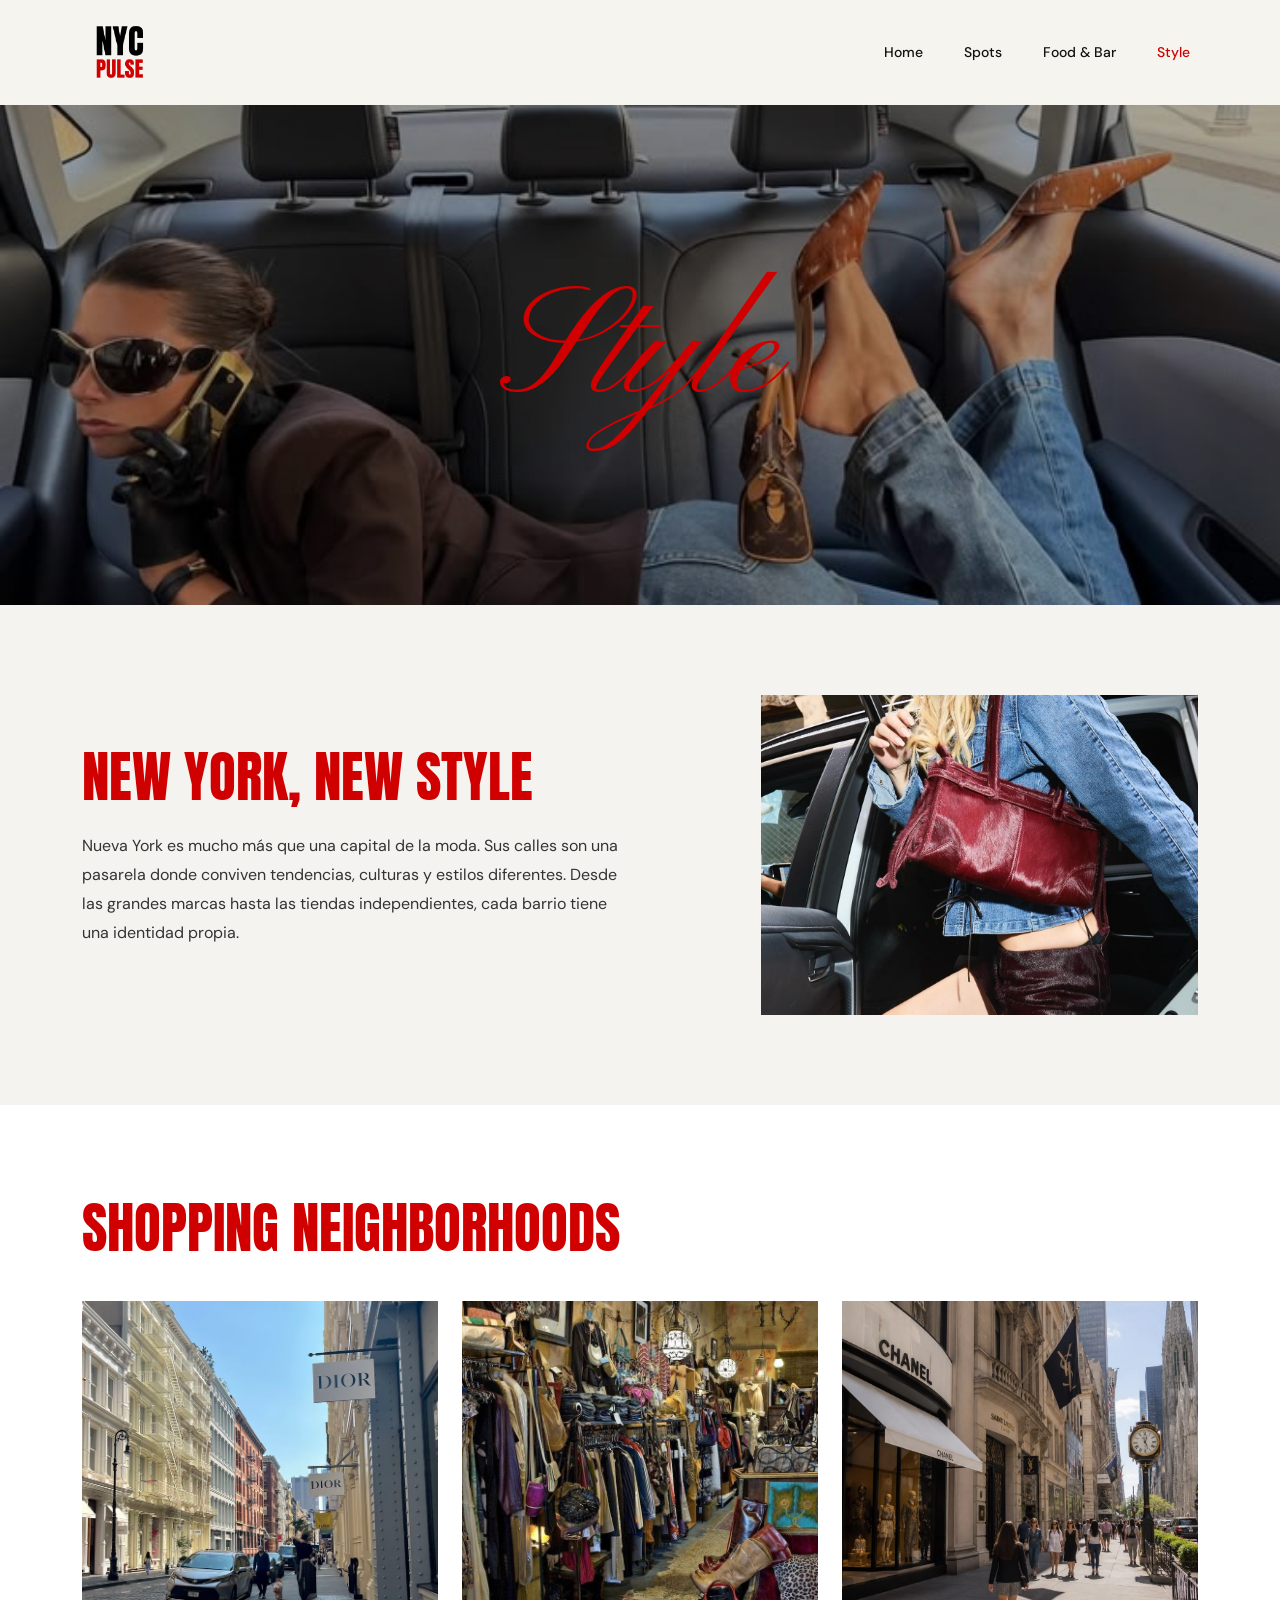
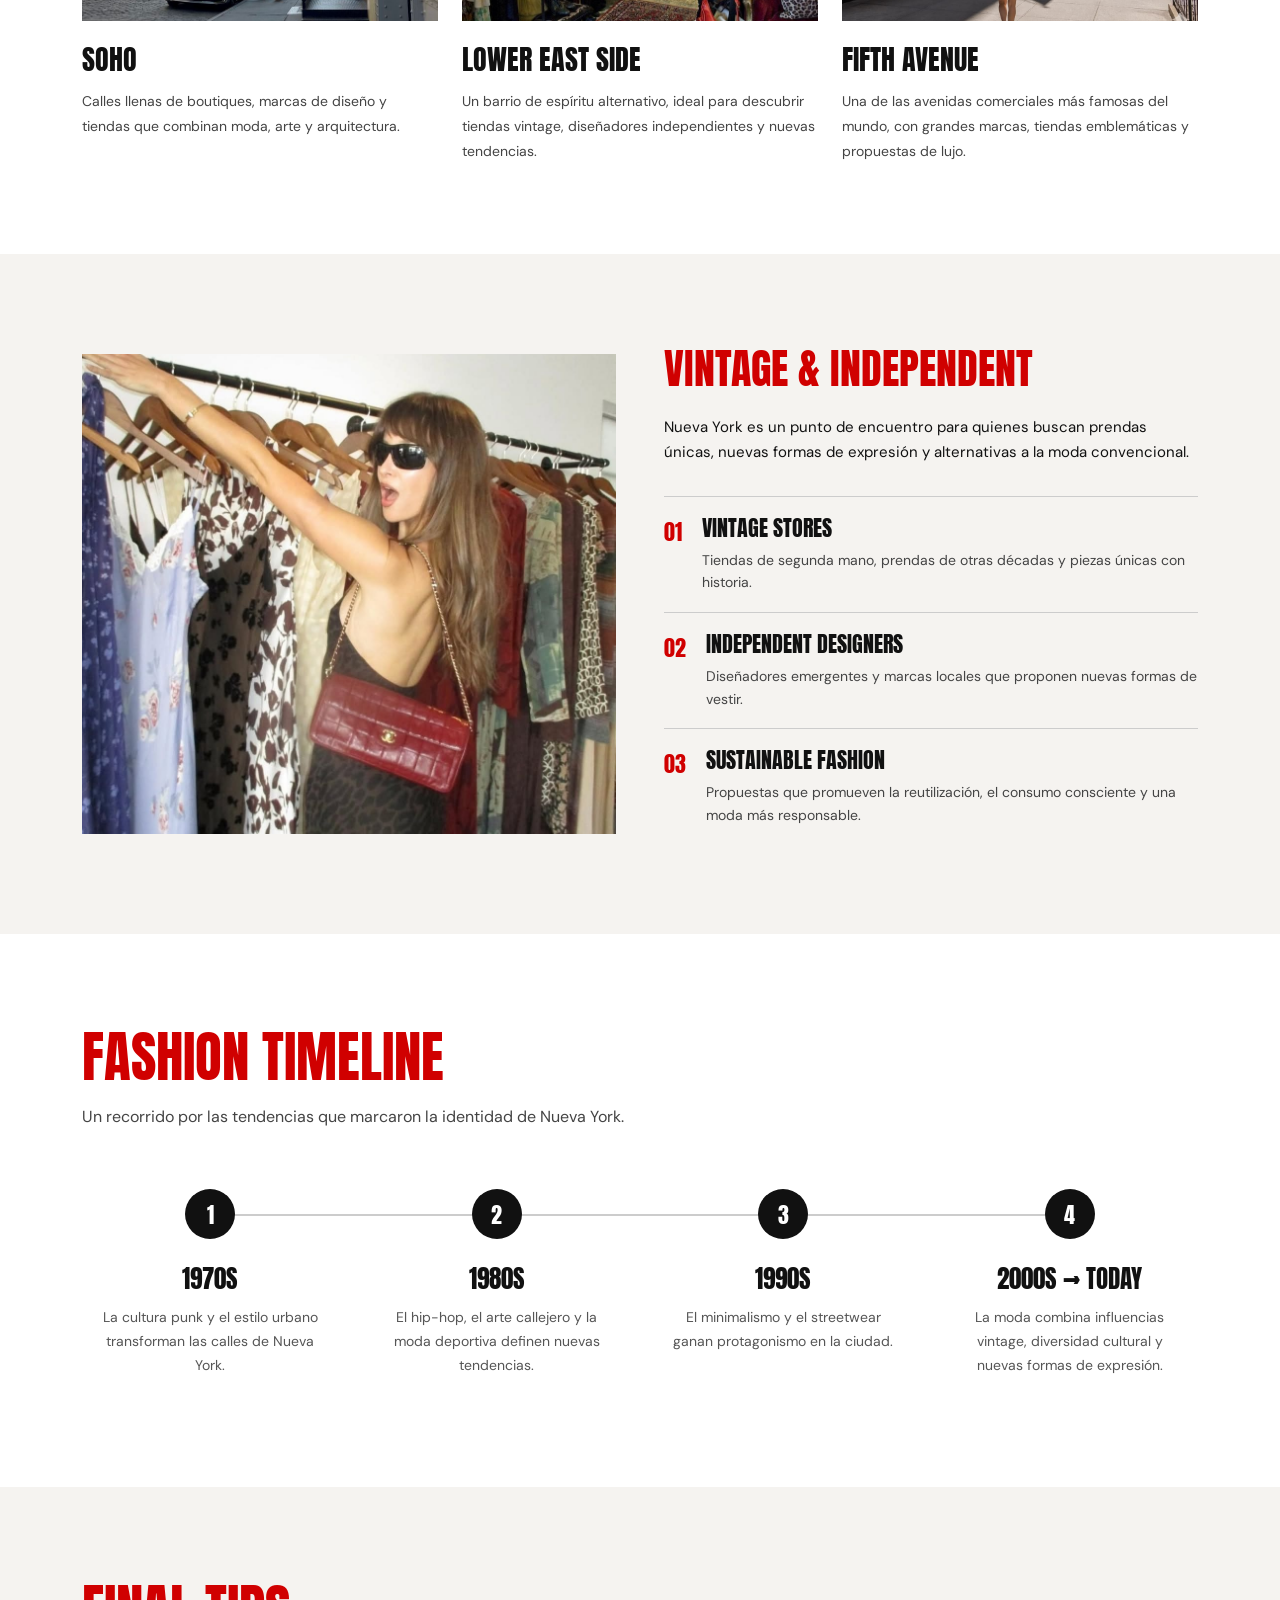
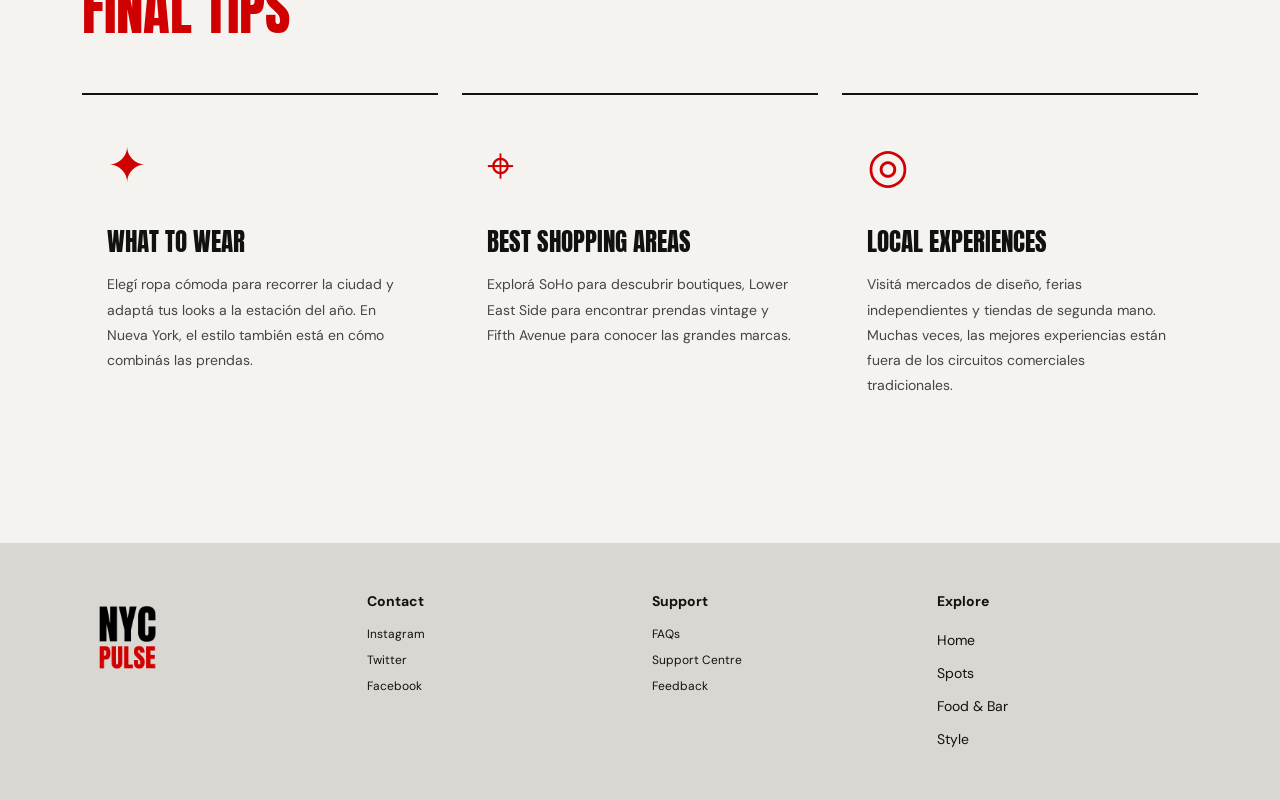
<file: style.html>
<!DOCTYPE html>
<html lang="es">
<head>
    <meta charset="UTF-8">
    <meta name="viewport" content="width=device-width, initial-scale=1.0">
    <title>NYC PULSE | Style</title>
    
<link
  href="https://cdn.jsdelivr.net/npm/bootstrap@5.3.3/dist/css/bootstrap.min.css"
  rel="stylesheet">

<link rel="preconnect" href="https://fonts.googleapis.com">
<link rel="preconnect" href="https://fonts.gstatic.com" crossorigin>
<link href="https://fonts.googleapis.com/css2?family=Anton&family=DM+Sans:wght@400;500;600;700&family=Pinyon+Script&display=swap" rel="stylesheet">

<link rel="stylesheet" href="css/style.css">

</head>
<body>
    

<header>
    <nav class="navbar navbar-expand-lg navbar-light navbar-nyc">
        <div class="container">

            
            <a class="navbar-brand" href="index.html">
                <img src="imagenes/nyc-logo.png" alt="NYC PULSE" class="logo-nyc">
            </a>

            
            <button class="navbar-toggler" type="button"
                data-bs-toggle="collapse"
                data-bs-target="#menuNYC"
                aria-controls="menuNYC"
                aria-expanded="false"
                aria-label="Abrir menú">

                <span class="navbar-toggler-icon"></span>
            </button>

            
            <div class="collapse navbar-collapse" id="menuNYC">

                <ul class="navbar-nav ms-auto">

                    <li class="nav-item">
                        <a class="nav-link" href="index.html">Home</a>
                    </li>

                    <li class="nav-item">
                      <a class="nav-link" href="spots.html">Spots</a>
                    </li>

                    <li class="nav-item">
                     <a class="nav-link" href="food.html">Food & Bar</a>
                    </li>

                    <li class="nav-item">
                        <a class="nav-link active" aria-current="page" href="style.html">Style</a>
                    </li>

                </ul>

            </div>

        </div>
    </nav>
</header>

<main>
   
<section class="hero-style">

    <div class="hero-style-contenido">

    <h1>Style</h1>

</div>



</section>

<section class="intro-style">

    <div class="container">

        <div class="row align-items-center g-5">

          
            <div class="col-12 col-md-7">

                <h2>NEW YORK, NEW STYLE</h2>

                <p>
                    Nueva York es mucho más que una capital de la moda.
                    Sus calles son una pasarela donde conviven tendencias,
                    culturas y estilos diferentes. Desde las grandes
                    marcas hasta las tiendas independientes, cada barrio
                    tiene una identidad propia.
                </p>

            </div>

            
            <div class="col-12 col-md-5">

                <img
                    src="imagenes/style-home.jpg"
                    alt="Moda urbana en Nueva York"
                    class="style-intro-img"
                >

            </div>

        </div>

    </div>

</section>


<section class="style-barrios">

    <div class="container">

        <h2>SHOPPING NEIGHBORHOODS</h2>

        <div class="row g-4">

            
            <div class="col-12 col-md-4">
                <article class="style-barrio-card">

                    <img src="imagenes/soho-style.jpg"
                         alt="Tiendas de moda en SoHo">

                    <h3>SOHO</h3>

                    <p>
                        Calles llenas de boutiques, marcas de diseño
                        y tiendas que combinan moda, arte y arquitectura.
                    </p>

                </article>
            </div>

            
            <div class="col-12 col-md-4">
                <article class="style-barrio-card">

                    <img src="imagenes/eastside-style.jpg"
                         alt="Tiendas vintage en Lower East Side">

                    <h3>LOWER EAST SIDE</h3>

                    <p>
                        Un barrio de espíritu alternativo, ideal para
                        descubrir tiendas vintage, diseñadores
                        independientes y nuevas tendencias.
                    </p>

                </article>
            </div>

            
            <div class="col-12 col-md-4">
                <article class="style-barrio-card">

                    <img src="imagenes/5thavenue-style.jpg"
                         alt="Tiendas de moda en Fifth Avenue">

                    <h3>FIFTH AVENUE</h3>

                    <p>
                        Una de las avenidas comerciales más famosas
                        del mundo, con grandes marcas, tiendas
                        emblemáticas y propuestas de lujo.
                    </p>

                </article>
            </div>

        </div>

    </div>

</section>

<section class="style-vintage">

    <div class="container">

        <div class="row align-items-center g-5">

            
            <div class="col-12 col-md-6">

                <img
                    src="imagenes/vintage.jpg"
                    alt="Tienda de ropa vintage en Nueva York"
                    class="style-vintage-img"
                >

            </div>

            
            <div class="col-12 col-md-6">

                <h2>VINTAGE & INDEPENDENT</h2>

                <p class="style-vintage-intro">
                    Nueva York es un punto de encuentro para quienes
                    buscan prendas únicas, nuevas formas de expresión
                    y alternativas a la moda convencional.
                </p>

            
                <div class="style-vintage-item">

                    <span>01</span>

                    <div>
                        <h3>VINTAGE STORES</h3>
                        <p>
                            Tiendas de segunda mano, prendas de otras
                            décadas y piezas únicas con historia.
                        </p>
                    </div>

                </div>

            
                <div class="style-vintage-item">

                    <span>02</span>

                    <div>
                        <h3>INDEPENDENT DESIGNERS</h3>
                        <p>
                            Diseñadores emergentes y marcas locales
                            que proponen nuevas formas de vestir.
                        </p>
                    </div>

                </div>

                
                <div class="style-vintage-item">

                    <span>03</span>

                    <div>
                        <h3>SUSTAINABLE FASHION</h3>
                        <p>
                            Propuestas que promueven la reutilización,
                            el consumo consciente y una moda más responsable.
                        </p>
                    </div>

                </div>

            </div>

        </div>

    </div>

</section>


<section class="style-timeline">

    <div class="container">

        <h2>FASHION TIMELINE</h2>

        <p class="style-timeline-intro">
            Un recorrido por las tendencias que marcaron
            la identidad de Nueva York.
        </p>

        <div class="timeline-contenedor">

            
            <div class="timeline-item">
                <span class="timeline-numero">1</span>
                <h3>1970s</h3>
                <p>
                    La cultura punk y el estilo urbano
                    transforman las calles de Nueva York.
                </p>
            </div>

            
            <div class="timeline-item">
                <span class="timeline-numero">2</span>
                <h3>1980s</h3>
                <p>
                    El hip-hop, el arte callejero y la moda
                    deportiva definen nuevas tendencias.
                </p>
            </div>

            
            <div class="timeline-item">
                <span class="timeline-numero">3</span>
                <h3>1990s</h3>
                <p>
                    El minimalismo y el streetwear ganan
                    protagonismo en la ciudad.
                </p>
            </div>

            
            <div class="timeline-item">
                <span class="timeline-numero">4</span>
                <h3>2000s → TODAY</h3>
                <p>
                    La moda combina influencias vintage,
                    diversidad cultural y nuevas formas de expresión.
                </p>
            </div>

        </div>

    </div>

</section>


<section class="style-tips">

    <div class="container">



        <h2>FINAL TIPS</h2>

        <div class="row g-4">

            
            <div class="col-12 col-md-4">
                <article class="style-tip-card">

                    <span class="style-tip-icono">✦</span>

                    <h3>WHAT TO WEAR</h3>

                    <p>
                        Elegí ropa cómoda para recorrer la ciudad
                        y adaptá tus looks a la estación del año.
                        En Nueva York, el estilo también está
                        en cómo combinás las prendas.
                    </p>

                </article>
            </div>

            
            <div class="col-12 col-md-4">
                <article class="style-tip-card">

                    <span class="style-tip-icono">⌖</span>

                    <h3>BEST SHOPPING AREAS</h3>

                    <p>
                        Explorá SoHo para descubrir boutiques,
                        Lower East Side para encontrar prendas vintage
                        y Fifth Avenue para conocer las grandes marcas.
                    </p>

                </article>
            </div>

            
            <div class="col-12 col-md-4">
                <article class="style-tip-card">

                    <span class="style-tip-icono">◎</span>

                    <h3>LOCAL EXPERIENCES</h3>

                    <p>
                        Visitá mercados de diseño, ferias independientes
                        y tiendas de segunda mano. Muchas veces,
                        las mejores experiencias están fuera
                        de los circuitos comerciales tradicionales.
                    </p>

                </article>
            </div>

        </div>

    </div>

</section>
</main>  

<footer class="footer-nyc">

    <div class="container">

        <div class="row">

            
            <div class="col-12 col-md-3">
                <img src="imagenes/nyc-logo.png"
                     alt="NYC PULSE"
                     class="footer-logo">
            </div>
        
            
            <div class="col-6 col-md-3">
                <h4>Contact</h4>
                <p>
                <a href="https://www.instagram.com/"
                target="_blank"
                rel="noopener noreferrer">Instagram</a>
               </p>
                <p>Twitter</p>
                <p>Facebook</p>
            </div>

            
            <div class="col-6 col-md-3">
                <h4>Support</h4>
                <p>FAQs</p>
                <p>Support Centre</p>
                <p>Feedback</p>
            </div>
            <div class="col-6 col-md-3">

                <h4>Explore</h4>

                <nav class="footer-menu">
                    <a href="index.html">Home</a>
                    <a href="spots.html">Spots</a>
                    <a href="food.html">Food & Bar</a>
                    <a href="style.html">Style</a>
                </nav>

            </div>

        </div>


</footer>

<scrip src="https://cdn.jsdelivr.net/npm/bootstrap@5.3.3/dist/js/bootstrap.bundle.min.js"></script>

</body>
</html>
</file>
<file: css/style.css>
:root {
    --rojo: #D00000;
    --negro: #111111;
    --blanco: #F5F4EF;
    --gris: #777777;
}



body {
    background-color: var(--blanco);
    color: var(--negro);
    margin: 0;
    padding: 0;
    font-family: 'DM Sans', sans-serif;
}


h1, h2, h3 {
    font-family: 'Anton', sans-serif;
    text-transform: uppercase;
}

.titulo-script {
    font-family: 'Pinyon Script', cursive;
    font-weight: 400;
}


p {
    font-family: 'DM Sans', sans-serif;
}


.navbar-nyc {
    background-color: var(--blanco);
    padding: 10px 0;
}



.logo-nyc {
    width: 75px;
    height: auto;
    display: block;
}



.navbar-nyc .nav-link {
    font-family: 'DM Sans', sans-serif;
    font-size: 14px;
    font-weight: 500;
    color: var(--negro);
    margin-left: 25px;
}



.navbar-nyc .nav-link.active {
    color: var(--rojo);
}



.navbar-nyc .nav-link:hover {
    color: var(--rojo);
}


.hero-home {
    width: 100%;
    height: 500px;
    overflow: hidden;
    position: relative;
}

.hero-imagen {
    width: 100%;
    height: 100%;
    object-fit: cover;
    display: block;
}


.hero-titulo {
    position: absolute;
    top: 50%;
    left: 50%;
    transform: translate(-50%, -50%);

    font-family: 'Pinyon Script', cursive;
    font-size: clamp(65px, 12vw, 180px);
    font-weight: 400;
    text-transform: none;

    color: var(--rojo);
    white-space: nowrap;
    margin: 0;
    z-index: 2;
}


.intro-home {
    background-color: #F5F4EF;
    padding: 60px 0;
}

.intro-titulo {
    font-family: 'Anton', sans-serif;
    color: var(--rojo);
    font-size: clamp(42px, 5vw, 76px);
    line-height: 1.05;
    letter-spacing: -1px;
    margin-bottom: 30px;
}


.intro-subtitulo {
    color: #111111;
    font-size: 24px;
}

.intro-texto {
    color: #111111;
    font-size: 16px;
}


.explore-home {
    padding: 70px 0 100px;
    background-color: var(--blanco);
}



.explore-titulo {
    font-family: 'Anton', sans-serif;
    font-size: clamp(40px, 5vw, 70px);
    color: var(--rojo);
    text-align: center;
    margin-bottom: 40px;
}



.explore-card {
    display: block;
    position: relative;
    width: 100%;
    height: 350px;
    overflow: hidden;
    text-decoration: none;
}



.explore-card img {
    width: 100%;
    height: 100%;
    object-fit: cover;
    display: block;
    transition: transform 0.4s ease;
}



.explore-card::after {
    content: "";
    position: absolute;
    inset: 0;
    background: linear-gradient(
        to top,
        rgba(0, 0, 0, 0.65),
        transparent 65%
    );
}



.explore-info {
    position: absolute;
    bottom: 20px;
    left: 20px;
    right: 20px;
    z-index: 2;
    color: white;
}

.explore-info h3 {
    font-family: 'Anton', sans-serif;
    font-size: 30px;
    color: white;
    margin-bottom: 5px;
}

.explore-info span {
    font-family: 'DM Sans', sans-serif;
    font-size: 14px;
    color: white;
}



.explore-card:hover img {
    transform: scale(1.05);
}



.footer-nyc {
    background-color: #D9D7D2;
    color: #111111;
    padding: 50px 0;
}




.footer-logo {
    width: 90px;
    height: auto;
    display: block;
}



.footer-nyc h4 {
    font-family: 'DM Sans', sans-serif;
    font-size: 14px;
    font-weight: 700;
    color: #111111;
    margin-bottom: 15px;
    text-transform: none;
}



.footer-nyc p {
    font-family: 'DM Sans', sans-serif;
    font-size: 12px;
    color: #111111;
    margin-bottom: 8px;
}

.footer-nyc .footer-menu {
    display: flex;
    flex-direction: column;
    align-items: flex-start;
    gap: 12px;
    margin-top: 20px;
}

.footer-nyc .footer-menu a {
    display: block;
    color: #111;
    text-decoration: none;
    font-family: 'DM Sans', sans-serif;
    font-size: 14px;
    transition: color 0.3s ease;
}

.footer-nyc .footer-menu a:hover {
    color: #d00000;
}



@media (max-width: 767px) {

    

    .hero-home {
        height: 300px;
    }

    .hero-titulo {
        font-size: clamp(55px, 15vw, 90px);
        white-space: nowrap;
    }

    

    .intro-home {
        padding: 40px 0;
    }

    .intro-titulo {
        margin-bottom: 20px;
    }


    .explore-home {
        padding: 35px 0 60px;
    }

    .explore-titulo {
        margin-bottom: 25px;
    }

    .explore-card {
        height: 300px;
    }
}



@media (max-width: 767px) {

    .footer-nyc {
        padding: 35px 20px 40px;
    }

    .footer-logo {
        margin-left: -12px;
        margin-bottom: 25px;
    }


.footer-nyc .row > div:not(:first-child) {
    width: 33.333%;
    flex: 0 0 33.333%;
}

.footer-nyc h4 {
    font-size: 13px;
}

.footer-nyc p,
.footer-nyc .footer-menu a {
    font-size: 11px;
    overflow-wrap: break-word;
}

.footer-nyc .footer-menu {
    gap: 12px;
}

}

.footer-nyc p a {
    color: inherit;
    text-decoration: none;
}

.footer-nyc p a:hover {
    color: var(--rojo);
}


.iconicos {
    padding: 80px 0;
    background-color: var(--blanco);
}

.iconicos-titulo {
    font-family: 'Anton', sans-serif;
    font-size: 64px;
    color: var(--rojo);
    line-height: 1;
    margin-bottom: 10px;
}

.iconicos-subtitulo {
    font-family: 'DM Sans', sans-serif;
    font-size: 18px;
    color: var(--negro);
    margin-bottom: 40px;
}



@media (max-width: 768px) {
    .iconicos {
        padding: 50px 0;
    }

    .iconicos-titulo {
        font-size: 42px;
    }

    .iconicos-subtitulo {
        font-size: 16px;
    }
}


.iconicos-card {
    width: 100%;
}

.iconicos-imagen {
    width: 100%;
    aspect-ratio: 4 / 5;
    height: auto;
    object-fit: cover;
    display: block;
    margin-bottom: 12px;
}

.iconicos-card h3 {
    font-family: 'DM Sans', sans-serif;
    font-size: 17px;
    font-weight: 700;
    color: var(--negro);
    margin-bottom: 5px;
}

.iconicos-card p {
    font-family: 'DM Sans', sans-serif;
    font-size: 14px;
    line-height: 1.5;
    color: var(--negro);
    margin-bottom: 0;
}


/* Cards de Bootstrap - SPOTS */

.iconicos-card.card {
    background: transparent;
    border: none;
    border-radius: 0;
    box-shadow: none;
}

.iconicos-card .card-body {
    padding: 0;
}

.iconicos-card .card-img-top {
    border-radius: 0;
}



@media (max-width: 768px) {
    .iconicos-imagen {
        height: 300px;
    }

    .iconicos-card h3 {
        font-size: 16px;
    }
}


.secretos {
    padding: 20px 0 100px;
    background-color: var(--blanco);
}



@media (max-width: 768px) {
    .secretos {
        padding: 20px 0 60px;
    }
}


.barrios {
    padding: 80px 0 100px;
    background-color: #ffffff;
}

.barrios-etiqueta {
    font-family: 'DM Sans', sans-serif;
    font-size: 14px;
    margin-bottom: 10px;
    text-transform: uppercase;
}

.barrios-titulo {
    font-family: 'Anton', sans-serif;
    font-size: 48px;
    color: #d00000;
    text-transform: uppercase;
    margin-bottom: 15px;
}

.barrios-subtitulo {
    font-family: 'DM Sans', sans-serif;
    font-size: 18px;
    margin-bottom: 40px;
}



.barrio-card img {
    width: 100%;
    height: 220px;
    object-fit: cover;
    display: block;
}

.barrio-card h3 {
    font-family: 'DM Sans', sans-serif;
    font-size: 18px;
    font-weight: 700;
    margin-top: 15px;
    margin-bottom: 5px;
}

.barrio-card p {
    font-family: 'DM Sans', sans-serif;
    font-size: 14px;
    margin-bottom: 0;
}



@media (max-width: 768px) {

    .barrios {
        padding: 60px 0;
    }

    .barrios-titulo {
        font-size: 36px;
    }

    .barrio-card img {
        height: 180px;
    }

    .barrio-card p {
    font-size: 13px;
    line-height: 1.5;
}

}


.barrio-card h3 {
    display: flex;
    justify-content: space-between;
    align-items: center;
    width: 100%;
}

.barrio-flecha {
    display: inline-block;
    margin-left: auto;
    font-size: 22px;
    color: #d00000;
    transition: transform 0.3s ease;
}

.barrio-card:hover .barrio-flecha {
    transform: translateX(6px);
}



.mapa-spots {
    padding: 90px 0;
    background-color: #f5f3f0;
}

.mapa-titulo {
    font-family: 'Anton', sans-serif;
    font-size: 48px;
    text-align: left;
    color: #d00000;
    margin-bottom: 50px;
}


.mapa-contenedor {
    width: 100%;
    height: 450px;
    overflow: hidden;
}

.mapa-contenedor iframe {
    width: 100%;
    height: 100%;
    border: none;
}



.mapa-info {
    padding: 10px 20px;
}

.mapa-info h3 {
    font-family: 'Anton', sans-serif;
    font-size: 24px;
    color: #d00000;
    margin-bottom: 15px;
}

.mapa-info ul {
    list-style: none;
    padding: 0;
    margin-bottom: 30px;
}

.mapa-info li {
    font-family: 'DM Sans', sans-serif;
    font-size: 15px;
    color: #111;
    padding: 7px 0;
    border-bottom: 1px solid #ddd;
}



.mapa-info li a {
    font-family: 'DM Sans', sans-serif;
    font-size: 15px;
    color: #111;
    text-decoration: none;
    display: block;
    transition: color 0.3s ease;
}



.mapa-info li a:hover {
    color: #d00000;
    cursor: pointer;
}



html {
    scroll-behavior: smooth;
}


.hero-food {
    width: 100%;
    height: 500px;
    background-image: url('../imagenes/bar.jpg');
    background-size: cover;
    background-position: center;
    display: flex;
    align-items: center;
    position: relative;
}



.hero-food::before {
    content: "";
    position: absolute;
    inset: 0;
    background-color: rgba(0, 0, 0, 0.35);
}



.hero-food .container {
    position: relative;
    z-index: 1;
}

.hero-food-contenido {
    max-width: 600px;
    color: white;
}

.hero-food-subtitulo {
    font-family: 'DM Sans', sans-serif;
    font-size: 14px;
    letter-spacing: 2px;
}

.hero-food h1 {
    position: absolute;
    top: 50%;
    left: 50%;
    transform: translate(-50%, -50%);

    font-family: 'Pinyon Script', cursive;
    font-size: clamp(65px, 12vw, 180px);
    font-weight: 400;
    text-transform: none;

    color: var(--rojo);
    white-space: nowrap;
    margin: 0;
    z-index: 2;
}

.hero-food p {
    font-family: 'DM Sans', sans-serif;
    font-size: 18px;
    line-height: 1.6;
}
/* FOOD & BAR - RESPONSIVE */

@media (max-width: 767px) {
    .hero-food {
        height: 300px;
    }
}


.intro-food {
    padding: 90px 0;
    background-color: #ffffff;
}

.intro-food-subtitulo {
    display: block;
    font-family: 'DM Sans', sans-serif;
    font-size: 12px;
    letter-spacing: 2px;
    color: #d00000;
    margin-bottom: 15px;
}

.intro-food h2 {
    font-family: 'Anton', sans-serif;
    font-size: 42px;
    color:#d00000;
    margin-bottom: 20px;
}

.intro-food p {
    font-family: 'DM Sans', sans-serif;
    font-size: 16px;
    line-height: 1.7;
    max-width: 550px;
}

.intro-food-imagen {
    width: 100%;
    height: 320px;
    object-fit: cover;
}



.food-dia {
    padding: 90px 0;
    background-color: #f5f3f0;
}



.food-seccion-subtitulo {
    display: block;
    font-family: 'DM Sans', sans-serif;
    font-size: 12px;
    letter-spacing: 2px;
    color: #d00000;
    margin-bottom: 12px;
}



.food-dia h2 {
    font-family: 'Anton', sans-serif;
    font-size: 48px;
    color: #d00000;
    margin-bottom: 40px;
}



.food-card {
    width: 100%;
}

.food-card img {
    width: 100%;
    height: 260px;
    object-fit: cover;
    display: block;
}



.food-card h3 {
    font-family: 'Anton', sans-serif;
    font-size: 22px;
    color: #111;
    margin-top: 18px;
    margin-bottom: 8px;
}



.food-card p {
    font-family: 'DM Sans', sans-serif;
    font-size: 15px;
    line-height: 1.5;
    color: #333;
}


.food-desplegable {
    margin-top: 20px;
    border-top: 1px solid #ccc;
    border-bottom: 1px solid #ccc;
}

.food-flecha {
    color: #d00000;
    font-size: 22px;
    transition: transform 0.3s ease;
}



.boton-food-mapa {
    display: inline-flex;
    align-items: center;
    justify-content: space-between;
    gap: 25px;
    margin-top: 15px;
    padding: 14px 22px;
    background-color: #d00000;
    color: white;
    font-family: 'DM Sans', sans-serif;
    font-size: 13px;
    font-weight: 700;
    text-decoration: none;
    transition: background-color 0.3s ease;
}

.boton-food-mapa:hover {
    background-color: #111;
    color: white;
}

.boton-food-mapa span {
    font-size: 20px;
}


.food-noche {
    padding: 90px 0;
    background-color: #f5f3f0;
}

.food-noche h2 {
    font-family: 'Anton', sans-serif;
    font-size: 48px;
    color: #d00000;
    margin-bottom: 40px;
}



.food-guia {
    padding: 90px 0 110px;
    background-color: #111;
    color: #fff;
}

.food-guia .food-seccion-subtitulo {
    color: #d00000;
}

.food-guia h2 {
    font-family: 'Anton', sans-serif;
    font-size: clamp(40px, 6vw, 65px);
    color: #fff;
    margin-bottom: 15px;
}

.food-guia-intro {
    font-family: 'DM Sans', sans-serif;
    font-size: 16px;
    color: #ccc;
    margin-bottom: 50px;
}



.food-guia-card {
    height: 100%;
    padding: 35px;
    border: 1px solid #444;
    transition: border-color 0.3s ease,
                transform 0.3s ease;
}

.food-guia-card:hover {
    border-color: #d00000;
    transform: translateY(-5px);
}



.food-guia-icono {
    display: block;
    font-family: 'DM Sans', sans-serif;
    font-size: 48px;
    color: #d00000;
    margin-bottom: 25px;
}



.food-guia-card h3 {
    font-family: 'Anton', sans-serif;
    font-size: 27px;
    color: #fff;
    margin-bottom: 15px;
}



.food-guia-card p {
    font-family: 'DM Sans', sans-serif;
    font-size: 14px;
    line-height: 1.8;
    color: #bbb;
    margin-bottom: 0;
}
/* ACCORDION BOOTSTRAP - FOOD & BAR */

.food-desplegable.accordion {
    --bs-accordion-bg: transparent;
    --bs-accordion-border-width: 0;
    --bs-accordion-btn-bg: transparent;
    --bs-accordion-active-bg: transparent;
    --bs-accordion-active-color: inherit;
}


.food-desplegable .accordion-button {
    padding: 14px 0;
    background: transparent;
    color: inherit;
    font-family: 'DM Sans', sans-serif;
    font-size: 13px;
    font-weight: 700;
    box-shadow: none;
    border-top: 1px solid #ccc;
    border-radius: 0;
    justify-content: space-between;
}


.food-desplegable .accordion-button:focus {
    box-shadow: none;
}

.food-desplegable .accordion-button::after {
    display: none;
}

.food-desplegable .accordion-body {
    padding: 12px 0 20px;
    background: transparent;
}

.food-desplegable .accordion-body ul {
    list-style: none;
    padding: 0;
    margin: 0;
}


.food-desplegable .accordion-body a {
    color: #333;
    text-decoration: none;
    font-family: 'DM Sans', sans-serif;
    font-size: 13px;
}

.food-desplegable .accordion-body a:hover {
    color: #d00000;
}

.food-desplegable .accordion-body li {
    margin-bottom: 12px;
}



.hero-style {
    width: 100%;
    height: 500px;
    position: relative;
    background-image: linear-gradient(
        rgba(0, 0, 0, 0.35),
        rgba(0, 0, 0, 0.35)
    ), url("../imagenes/style-hero1.jpg");

    background-size: cover;
    background-position: center;

    display: flex;
    align-items: center;
}

.hero-style-contenido {
    max-width: 650px;
    color: white;
}

.hero-style-contenido span {
    font-family: 'DM Sans', sans-serif;
    font-size: 13px;
    letter-spacing: 3px;
}

.hero-style-contenido h1 {
   position: absolute;
    top: 50%;
    left: 50%;
    transform: translate(-50%, -50%);

    font-family: 'Pinyon Script', cursive;
    font-size: clamp(65px, 12vw, 180px);
    font-weight: 400;
    text-transform: none;

    color: var(--rojo);
    white-space: nowrap;
    margin: 0;
    z-index: 2;
    
}

.hero-style-contenido p {
    font-family: 'DM Sans', sans-serif;
    font-size: 16px;
    line-height: 1.6;
    max-width: 420px;
}



@media (max-width: 767px) {

    .hero-style {
        height: 300px;
        min-height: 0;
        position: relative;
    }

    .hero-style-contenido h1 {
        position: absolute;
        top: 50%;
        left: 50%;
        transform: translate(-50%, -50%);
        margin: 0;
        z-index: 2;
    }

}

.intro-style {
    padding: 90px 0;
    background-color: #f5f3f0;
}



.style-seccion-subtitulo {
    display: block;
    font-family: 'DM Sans', sans-serif;
    font-size: 12px;
    font-weight: 600;
    letter-spacing: 2px;
    color: #d00000;
    margin-bottom: 25px;
}



.intro-style h2 {
    font-family: 'Anton', sans-serif;
    font-size: clamp(35px, 5vw, 55px);
    line-height: 1.1;
    color: #d00000;
    margin-bottom: 25px;
}



.intro-style p {
    font-family: 'DM Sans', sans-serif;
    font-size: 16px;
    line-height: 1.8;
    color: #333;
    max-width: 550px;
}



.style-intro-img {
    width: 100%;
    height: 320px;
    object-fit: cover;
    display: block;
}



.style-barrios {
    padding: 90px 0;
    background-color: #fff;
}

.style-barrios h2 {
    font-family: 'Anton', sans-serif;
    font-size: clamp(35px, 5vw, 55px);
    color:#d00000;
    margin-bottom: 40px;
}


.style-barrio-card {
    height: 100%;
}

.style-barrio-card img {
    width: 100%;
    height: 320px;
    object-fit: cover;
    display: block;
    margin-bottom: 22px;
    transition: filter 0.3s ease;
}

.style-barrio-card:hover img {
    filter: brightness(0.8);
}



.style-barrio-card h3 {
    font-family: 'Anton', sans-serif;
    font-size: 28px;
    color: #111;
    margin-bottom: 12px;
}



.style-barrio-card p {
    font-family: 'DM Sans', sans-serif;
    font-size: 14px;
    line-height: 1.8;
    color: #444;
    margin-bottom: 0;
}



.style-vintage {
    padding: 90px 0;
    background-color: #f5f3f0;
}


.style-vintage-img {
    width: 100%;
    height: 480px;
    object-fit: cover;
    object-position: center;
    display: block;
}


.style-vintage h2 {
    font-family: 'Anton', sans-serif;
    font-size: 42px;
    color: #d00000;
    margin-bottom: 20px;
}


.style-vintage-intro {
    font-family: 'DM Sans', sans-serif;
    font-size: 15px;
    line-height: 1.7;
    margin-bottom: 30px;
}


.style-vintage-item {
    display: flex;
    gap: 20px;
    padding: 18px 0;
    border-top: 1px solid #ccc;
}

.style-vintage-item > span {
    font-family: 'Anton', sans-serif;
    font-size: 22px;
    color: #d00000;
}

.style-vintage-item h3 {
    font-family: 'Anton', sans-serif;
    font-size: 22px;
    margin-bottom: 8px;
}

.style-vintage-item p {
    font-family: 'DM Sans', sans-serif;
    font-size: 14px;
    line-height: 1.6;
    color: #444;
    margin-bottom: 0;
}


.style-timeline {
    padding: 90px 0 110px;
    background-color: #fff;
}

.style-timeline h2 {
    font-family: 'Anton', sans-serif;
    font-size: clamp(35px, 5vw, 55px);
    color: #d00000;
    margin-bottom: 15px;
}

.style-timeline-intro {
    font-family: 'DM Sans', sans-serif;
    font-size: 16px;
    color: #444;
    margin-bottom: 60px;
}



.timeline-contenedor {
    display: flex;
    justify-content: space-between;
    position: relative;
    gap: 30px;
}



.timeline-contenedor::before {
    content: "";
    position: absolute;
    top: 25px;
    left: 12.5%;
    right: 12.5%;
    height: 2px;
    background-color: #ccc;
}



.timeline-item {
    flex: 1;
    text-align: center;
    position: relative;
}



.timeline-numero {
    width: 50px;
    height: 50px;
    border-radius: 50%;
    background-color: #111;
    color: #fff;

    display: flex;
    align-items: center;
    justify-content: center;

    font-family: 'Anton', sans-serif;
    font-size: 22px;

    margin: 0 auto 25px;
    position: relative;
    z-index: 2;

    transition: background-color 0.3s ease,
                transform 0.3s ease;
}


.timeline-item:hover .timeline-numero {
    background-color: #d00000;
    transform: scale(1.15);
}


.timeline-item h3 {
    font-family: 'Anton', sans-serif;
    font-size: 25px;
    color: #111;
    margin-bottom: 12px;
}



.timeline-item p {
    font-family: 'DM Sans', sans-serif;
    font-size: 14px;
    line-height: 1.7;
    color: #555;
    max-width: 230px;
    margin: 0 auto;
}



@media (max-width: 767px) {

    .timeline-contenedor {
        flex-direction: column;
        gap: 35px;
    }

    .timeline-contenedor::before {
        display: none;
    }

    .timeline-item {
        text-align: left;
    }

    .timeline-numero {
        margin: 0 0 15px;
    }

    .timeline-item p {
        margin: 0;
        max-width: 100%;
    }
}


.style-tips {
    padding: 90px 0 110px;
    background-color: #f5f3f0;
}

.style-tips h2 {
    font-family: 'Anton', sans-serif;
    font-size: clamp(35px, 5vw, 55px);
    color: #d00000;
    margin-bottom: 50px;
}



.style-tip-card {
    height: 100%;
    padding: 35px 25px;
    border-top: 2px solid #111;
    transition: border-color 0.3s ease;
}

.style-tip-card:hover {
    border-color: #d00000;
}



.style-tip-icono {
    display: block;
    font-size: 48px;
    color: #d00000;
    margin-bottom: 25px;
}


.style-tip-card h3 {
    font-family: 'Anton', sans-serif;
    font-size: 25px;
    color: #111;
    margin-bottom: 15px;
}


.style-tip-card p {
    font-family: 'DM Sans', sans-serif;
    font-size: 14px;
    line-height: 1.8;
    color: #444;
    margin-bottom: 0;
}

@media (max-width: 991px) {

    .navbar-nyc .navbar-collapse {
        position: fixed;
        top: 0;
        right: 0;
        left: auto;

        width: 280px;
        max-width: 85vw;
        height: 100dvh;

        background-color: var(--blanco);
        padding: 110px 30px 30px;
        margin: 0;

        z-index: 1050;
        box-shadow: -5px 0 20px rgba(0, 0, 0, 0.15);

        display: block;
        visibility: hidden;
        transform: translateX(100%);
        transition: transform 0.35s ease,
                    visibility 0.35s ease;
    }

    .navbar-nyc .navbar-collapse.show {
        visibility: visible;
        transform: translateX(0);
    }

    .navbar-nyc .navbar-toggler {
        position: relative;
        z-index: 1060;
    }

    .navbar-nyc .navbar-nav {
        flex-direction: column;
        align-items: flex-start;
    }

    .navbar-nyc .nav-link {
        margin-left: 0;
        padding: 15px 0;
        font-size: 17px;
    }
}
</file>
